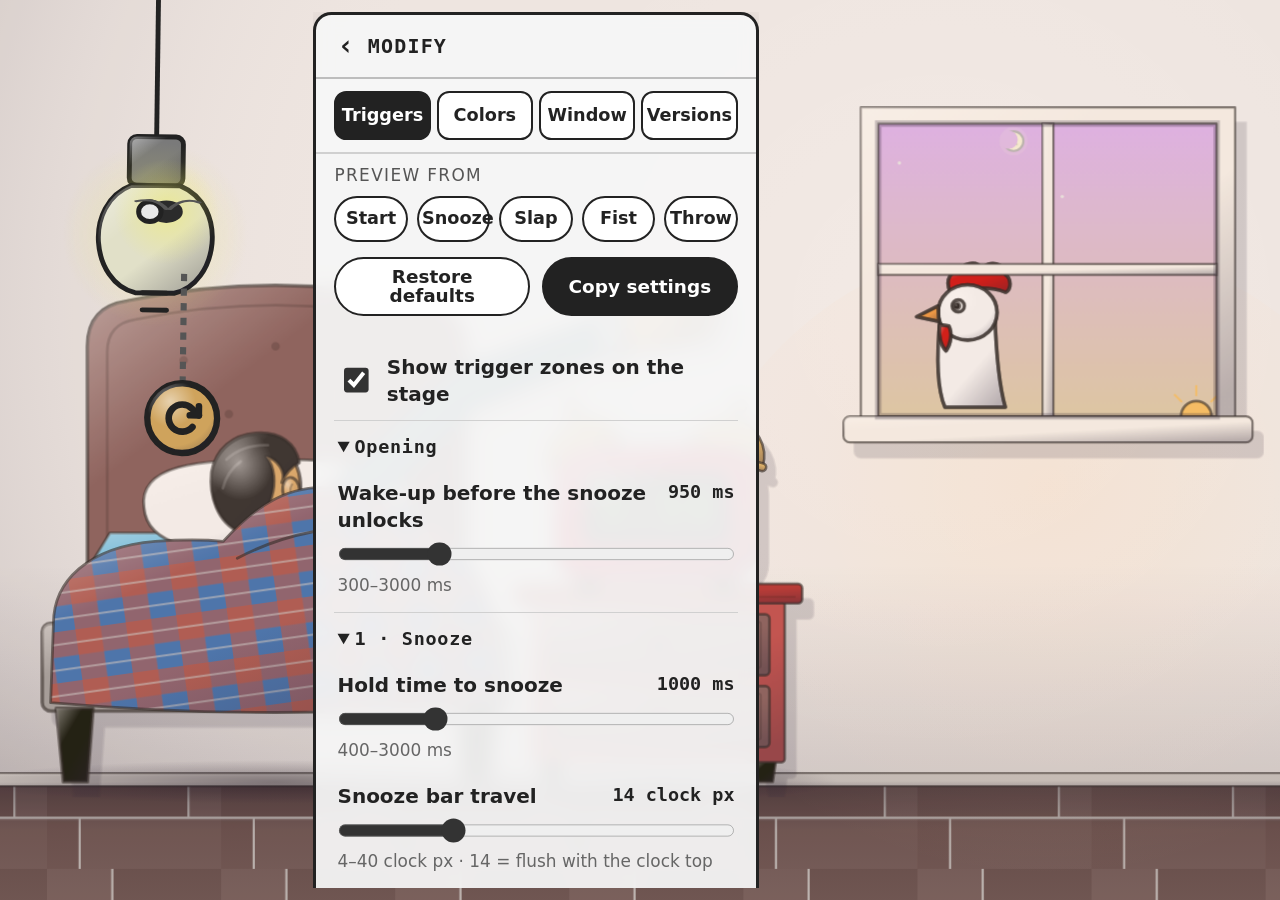
<file: index.html>
<!doctype html>
<html lang="en">
<head>
  <meta charset="utf-8">
  <meta name="viewport" content="width=device-width,initial-scale=1,viewport-fit=cover">
  <title>Five More Minutes</title>
  <meta name="description" content="A sequential interaction prototype: snooze it, slap it, punch it, throw it.">
  <script>
    // Stale-copy guard: browsers can keep an old copy of this page for a while after GitHub
    // Pages updates. Ask for the current version (never cached); if this copy is older,
    // reload under a fresh address so the new page and files load.
    (function () {
      var PAGE_V = '20261021h';
      try {
        fetch('version.json', { cache: 'no-store' }).then(function (r) { return r.ok ? r.json() : null; }).then(function (j) {
          if (!j || !j.v || j.v === PAGE_V) return;
          var u = new URL(location.href);
          if (u.searchParams.get('fresh') === j.v) return;           // already tried once
          u.searchParams.set('fresh', j.v);
          location.replace(u.toString());
        }).catch(function () {});
      } catch (e) { /* older browsers: nothing to do */ }
    })();
  </script>
  <link rel="icon" href="assets/img/favicon.svg" type="image/svg+xml">
  <link rel="stylesheet" href="css/style.css?v=20261021h">
</head>
<body>

<main id="room">
  <svg id="stage" viewBox="0 0 1600 900" preserveAspectRatio="xMidYMid meet" aria-labelledby="stageLabel" role="img">
    <title id="stageLabel">A bedroom at night. Someone is asleep next to an alarm clock.</title>
    <defs>
      <!-- grayscale gingham for the blanket -->
      <pattern id="gingham" width="36" height="36" patternUnits="userSpaceOnUse" patternTransform="rotate(-8)">
        <rect class="col-blanket" width="36" height="36" fill="#a9a9a9"/>
        <rect class="col-blanketCheck" width="18" height="36" fill="#8f8f8f" opacity=".55"/>
        <rect class="col-blanketCheck" width="36" height="18" fill="#8f8f8f" opacity=".55"/>
        <path d="M0 9h36M0 27h36" stroke="#c4c4c4" stroke-width="1.5" opacity=".6"/>
      </pattern>
      <pattern id="floorboards" width="160" height="140" patternUnits="userSpaceOnUse">
        <rect class="col-floor" width="160" height="140" fill="#d2d2d2"/>
        <rect x="0" y="0" width="60" height="46" fill="#fff" opacity=".05"/>
        <rect x="60" y="0" width="100" height="46" fill="#000" opacity=".05"/>
        <rect x="0" y="46" width="130" height="47" fill="#000" opacity=".03"/>
        <rect x="130" y="46" width="30" height="47" fill="#fff" opacity=".06"/>
        <rect x="30" y="93" width="130" height="47" fill="#fff" opacity=".04"/>
        <path d="M0 47.5h160M0 94.5h160" stroke="#fff" stroke-opacity=".12" stroke-width="2"/>
        <path d="M0 46h160M0 93h160M60 0v46M130 46v47M30 93v47" class="col-floorLine" stroke="#bcbcbc" stroke-width="3"/>
      </pattern>
      <!-- soft 3D look, kept cheap enough to animate: every shaded shape gets a gradient overlay
           (light from the upper left), and objects cast silhouette shadows (#shadows) -->
      <linearGradient id="shade" x1="0" y1="0" x2=".85" y2="1">
        <stop offset="0" stop-color="#fff" stop-opacity=".42"/>
        <stop offset=".36" stop-color="#fff" stop-opacity="0"/>
        <stop offset=".6" stop-color="#1d1a33" stop-opacity="0"/>
        <stop offset="1" stop-color="#1d1a33" stop-opacity=".3"/>
      </linearGradient>
      <radialGradient id="shadeRound" cx=".36" cy=".3" r=".85" fx=".32" fy=".26">
        <stop offset="0" stop-color="#fff" stop-opacity=".5"/>
        <stop offset=".42" stop-color="#fff" stop-opacity="0"/>
        <stop offset=".72" stop-color="#1d1a33" stop-opacity="0"/>
        <stop offset="1" stop-color="#1d1a33" stop-opacity=".32"/>
      </radialGradient>
      <!-- a shadow is a copy of the object turned into a flat, see-through dark shape -->
      <filter id="sil" x="0" y="0" width="100%" height="100%" color-interpolation-filters="sRGB">
        <feColorMatrix type="matrix" values="0 0 0 0 .11  0 0 0 0 .1  0 0 0 0 .2  0 0 0 .16 0"/>
      </filter>
      <radialGradient id="contactGrad">
        <stop offset="0" stop-color="#0d0b1e" stop-opacity=".42"/>
        <stop offset=".6" stop-color="#0d0b1e" stop-opacity=".16"/>
        <stop offset="1" stop-color="#0d0b1e" stop-opacity="0"/>
      </radialGradient>
      <!-- wall and floor shading -->
      <radialGradient id="wallShade" gradientUnits="userSpaceOnUse" cx="980" cy="330" r="1150">
        <stop offset="0" stop-color="#fff" stop-opacity=".32"/>
        <stop offset=".45" stop-color="#fff" stop-opacity="0"/>
        <stop offset="1" stop-color="#0d0b1e" stop-opacity=".26"/>
      </radialGradient>
      <linearGradient id="wallFoot" gradientUnits="userSpaceOnUse" x1="0" y1="560" x2="0" y2="752">
        <stop offset="0" stop-color="#0d0b1e" stop-opacity="0"/>
        <stop offset="1" stop-color="#0d0b1e" stop-opacity=".14"/>
      </linearGradient>
      <linearGradient id="floorShade" gradientUnits="userSpaceOnUse" x1="0" y1="764" x2="0" y2="1100">
        <stop offset="0" stop-color="#0d0b1e" stop-opacity=".38"/>
        <stop offset=".12" stop-color="#0d0b1e" stop-opacity=".08"/>
        <stop offset=".5" stop-color="#fff" stop-opacity=".08"/>
        <stop offset="1" stop-color="#0d0b1e" stop-opacity=".3"/>
      </linearGradient>
      <radialGradient id="beamGrad" cx=".5" cy=".38" r=".6">
        <stop offset="0" stop-color="#fff" stop-opacity=".55"/>
        <stop offset=".55" stop-color="#fff" stop-opacity=".18"/>
        <stop offset="1" stop-color="#fff" stop-opacity="0"/>
      </radialGradient>
      <!-- pale rim so the black cat reads against the night sky -->
      <filter id="catRim" x="-30%" y="-30%" width="160%" height="160%">
        <feMorphology in="SourceAlpha" operator="dilate" radius="1.8" result="fat"/>
        <feFlood class="col-catRim" flood-color="#d9d9d9"/>
        <feComposite in2="fat" operator="in" result="rim"/>
        <feGaussianBlur in="rim" stdDeviation="2.2" result="glow"/>
        <feMerge><feMergeNode in="glow"/><feMergeNode in="rim"/><feMergeNode in="SourceGraphic"/></feMerge>
      </filter>
      <!-- clock parts (from the Slap study's SVG files), inlined so their colors can be tuned -->
      <g id="clockBodyArt" transform="scale(2)" data-shade="">
        <path class="col-clockFeet" d="M24 80 H38 L36 91 Q35 92 34 92 H28 Q27 92 26 91 Z" fill="#d9d9d9" stroke="#222222" stroke-width="1.5" stroke-linejoin="round"/>
        <path class="col-clockFeet" d="M102 80 H116 L114 91 Q113 92 112 92 H106 Q105 92 104 91 Z" fill="#d9d9d9" stroke="#222222" stroke-width="1.5" stroke-linejoin="round"/>
        <rect class="col-clockBody" x="12" y="8" width="116" height="76" rx="18" fill="#7a7a7a" stroke="#222222" stroke-width="1.5" stroke-linejoin="round"/>
        <rect x="17" y="13" width="106" height="66" rx="14" fill="none" stroke="#000" stroke-opacity=".14" stroke-width="1"/>
        <rect class="col-screen" x="28" y="22" width="84" height="42" rx="5" fill="#2b2b2b" stroke="#222222" stroke-width="1.5" stroke-linejoin="round"/>
        <path d="M31 25 H70 L58 40 H31 Z" fill="#fff" opacity=".07"/>
        <circle cx="20" cy="46" r="1.6" fill="#000" opacity=".18"/><circle cx="120" cy="46" r="1.6" fill="#000" opacity=".18"/>
      </g>
      <g id="bellArt" transform="scale(2)" data-shade="">
        <line x1="28" y1="40" x2="28" y2="14" stroke="#222222" stroke-width="2" stroke-linecap="round"/>
        <circle class="col-bell" cx="28" cy="10" r="3.6" fill="#e2e2e2" stroke="#222222" stroke-width="1.5"/>
        <path class="col-bell" d="M6,40 A22,22 0 0 1 50,40 Z" fill="#e2e2e2" stroke="#222222" stroke-width="1.5" stroke-linejoin="round"/>
        <rect class="col-bell" x="4" y="38" width="48" height="4.5" rx="2.2" fill="#e2e2e2" stroke="#222222" stroke-width="1.5"/>
        <path d="M14 30 A15 15 0 0 1 26 21" fill="none" stroke="#fff" stroke-opacity=".35" stroke-width="2" stroke-linecap="round"/>
      </g>
      <g id="snoozeArt" transform="scale(2)" data-shade="">
        <rect class="col-snooze" x="6" y="5" width="44" height="13" rx="3" fill="#e2e2e2" stroke="#222222" stroke-width="1.5" stroke-linejoin="round"/>
        <line x1="12" y1="9.5" x2="44" y2="9.5" stroke="#ffffff" stroke-width="2" stroke-linecap="round"/>
      </g>
      <linearGradient id="skyGradDawn" x1="0" y1="0" x2="0" y2="1"><stop class="top" offset="0" stop-color="#888"/><stop class="bottom" offset="1" stop-color="#ccc"/></linearGradient>
      <linearGradient id="skyGradDay" x1="0" y1="0" x2="0" y2="1"><stop class="top" offset="0" stop-color="#888"/><stop class="bottom" offset="1" stop-color="#ccc"/></linearGradient>
      <linearGradient id="skyGradSunset" x1="0" y1="0" x2="0" y2="1"><stop class="top" offset="0" stop-color="#888"/><stop class="bottom" offset="1" stop-color="#ccc"/></linearGradient>
      <linearGradient id="skyGradNight" x1="0" y1="0" x2="0" y2="1"><stop class="top" offset="0" stop-color="#888"/><stop class="bottom" offset="1" stop-color="#ccc"/></linearGradient>
      <clipPath id="paneClip"><rect x="0" y="0" width="311" height="269"/></clipPath>
    </defs>

    <g id="shake">
    <g id="cam">
      <!-- room shell -->
      <rect class="col-wall" x="-3000" y="-3000" width="7600" height="3762" fill="#ececec"/>
      <rect x="-3000" y="760" width="7600" height="3000" fill="url(#floorboards)"/>
      <rect class="col-baseboard" data-shade="" x="-3000" y="752" width="7600" height="12" fill="#bdbdbd" stroke="#222" stroke-width="3"/>
      <g id="roomShade" class="look3d" pointer-events="none">
        <rect x="-3000" y="-3000" width="7600" height="3752" fill="url(#wallShade)"/>
        <rect x="-3000" y="560" width="7600" height="192" fill="url(#wallFoot)"/>
        <rect x="-3000" y="764" width="7600" height="3000" fill="url(#floorShade)"/>
        <!-- a soft glow of light from the window on the wall and floor below it (color set per time of day) -->
        <ellipse id="beam" cx="1080" cy="560" rx="330" ry="300" fill="url(#beamGrad)"/>
        <!-- contact shadows on the floor -->
        <ellipse id="bedContact" cx="415" cy="760" rx="215" ry="20" fill="url(#contactGrad)"/>
        <ellipse cx="722" cy="760" rx="165" ry="18" fill="url(#contactGrad)"/>
      </g>
      <!-- shadows cast on the wall: live copies of each object, offset down and to the right -->
      <g id="shadows" class="look3d" pointer-events="none">
        <g transform="translate(10 14)" filter="url(#sil)">
          <use href="#window"/><use href="#bed"/><use href="#nightstand"/><use href="#clock"/><use href="#arm"/><use href="#hand"/><use href="#fist"/><use href="#looseBell"/>
        </g>
      </g>

      <!-- window: four skies stacked, the cast lives inside the pane -->
      <g id="window" transform="translate(900 150)">
        <g transform="translate(24 5)" clip-path="url(#paneClip)">
          <!-- one layer per time of day: gradient, the study's artwork, then drawn extras (js/sky.js) -->
          <g id="skyDawn" data-tod="Dawn">
            <rect width="311" height="269" fill="url(#skyGradDawn)"/>
            <image class="art" href="assets/img/sky-dawn.png" width="311" height="269" preserveAspectRatio="xMidYMid slice"/>
            <g class="cel"></g>
          </g>
          <g id="skyMidday" data-tod="Day" opacity="0">
            <rect width="311" height="269" fill="url(#skyGradDay)"/>
            <image class="art" href="assets/img/sky-midday.png" width="311" height="269" preserveAspectRatio="xMidYMid slice"/>
            <g class="cel"></g>
          </g>
          <g id="skySunset" data-tod="Sunset" opacity="0">
            <rect width="311" height="269" fill="url(#skyGradSunset)"/>
            <image class="art" href="assets/img/sky-sunset.svg" width="311" height="269" preserveAspectRatio="xMidYMid slice"/>
            <g class="cel"></g>
          </g>
          <g id="skyNight" data-tod="Night" opacity="0">
            <rect width="311" height="269" fill="url(#skyGradNight)"/>
            <image class="art" href="assets/img/sky-night.svg" width="311" height="269" preserveAspectRatio="xMidYMid slice"/>
            <g class="cel"></g>
          </g>
          <g id="rooster" data-shade="">
            <!-- traced from the Sticky Snooze Bar rooster (assets/img/rooster.png) so each part can be recolored -->
            <g transform="translate(-55 -151) scale(0.33036)" stroke="#222" stroke-width="10" stroke-linejoin="round" stroke-linecap="round">
              <path class="col-roosterComb" d="M134 112 C116 74 140 48 160 58 C164 30 206 22 222 46 C240 22 288 30 288 64 C304 74 304 104 288 112 C250 96 176 96 134 112 Z" fill="#5e5e5e"/>
              <path class="col-roosterBody" d="M106 180 C98 260 92 370 119 432 L287 432 C270 372 262 300 258 180 Z" fill="#f2f2f2"/>
              <ellipse class="col-roosterBody" cx="182" cy="168" rx="82" ry="77" fill="#f2f2f2"/>
              <path class="col-roosterWattle" d="M104 202 C100 232 108 262 122 275 C136 256 140 226 130 206 Z" fill="#5e5e5e"/>
              <path class="col-roosterBeak" d="M100 150 L40 180 L102 193 Z" fill="#b4b4b4"/>
              <circle class="col-roosterEye" cx="156" cy="150" r="17" stroke-width="7" fill="#ffffff"/>
              <circle class="col-roosterPupil" cx="152" cy="150" r="8" fill="#222222" stroke="none"/>
            </g>
          </g>
          <g id="neighbor" data-shade="">
            <!-- traced from the Slap the Alarm Quiet neighbor (assets/img/neighbor.png) so each part can be recolored -->
            <g transform="translate(-79 -150) scale(0.31653)" stroke="#222" stroke-width="10" stroke-linejoin="round" stroke-linecap="round">
              <rect class="col-nbSkin" x="18" y="70" width="86" height="166" rx="43" transform="rotate(-11 61 153)" fill="#d0d0d0"/>
              <rect class="col-nbSkin" x="392" y="70" width="86" height="166" rx="43" transform="rotate(11 435 153)" fill="#d0d0d0"/>
              <path class="col-nbShirt" d="M92 465 L92 350 C92 300 140 266 200 266 L296 266 C356 266 404 300 404 350 L404 465 Z" fill="#8e8e8e"/>
              <circle class="col-nbSkin" cx="248" cy="151" r="115" fill="#d0d0d0"/>
              <path class="col-nbHair" d="M134 128 C130 40 190 9 249 9 C308 9 368 40 362 128 C330 50 168 50 134 128 Z" fill="#3c3c3c"/>
              <ellipse class="col-nbEyes" cx="208" cy="162" rx="17" ry="13" stroke-width="7" fill="#ffffff"/>
              <ellipse class="col-nbEyes" cx="288" cy="162" rx="17" ry="13" stroke-width="7" fill="#ffffff"/>
              <circle class="col-nbPupils" cx="206" cy="163" r="7" fill="#222222" stroke="none"/>
              <circle class="col-nbPupils" cx="286" cy="163" r="7" fill="#222222" stroke="none"/>
              <ellipse class="col-nbMouth" cx="248" cy="226" rx="13" ry="9" fill="#4a4a4a" stroke="none"/>
              <path d="M184 136 q22 -12 44 -4 M268 132 q22 -8 44 4" fill="none" stroke-width="8"/>
              <path d="M250 172 q-10 22 4 26" fill="none" stroke-width="6" stroke-opacity=".6"/>
            </g>
          </g>
          <g id="cat" filter="url(#catRim)"></g>
          <g id="windowFx"></g>
        </g>
        <!-- painted wooden frame (drawn as vectors so it can be shaded and recolored) -->
        <g id="winFrame" data-shade="">
          <path class="col-windowFrame" fill-rule="evenodd" d="M8 -10 H352 V284 H8 Z M24 5 V274 H335 V5 Z" fill="#f3f0ea" stroke="#222" stroke-width="3" stroke-linejoin="round"/>
          <rect class="col-windowFrame" x="175" y="5" width="10" height="269" fill="#f3f0ea" stroke="#222" stroke-width="3"/>
          <rect class="col-windowFrame" x="24" y="134" width="311" height="10" fill="#f3f0ea" stroke="#222" stroke-width="3"/>
          <rect class="col-windowFrame" x="-8" y="274" width="376" height="24" rx="6" fill="#f3f0ea" stroke="#222" stroke-width="3"/>
        </g>
        <rect x="24" y="5" width="311" height="269" fill="none" stroke="#1d1a33" stroke-opacity=".25" stroke-width="6"/>
      </g>

      <!-- the wall the clock gets thrown into (from Throw the Clock) -->
      <g id="wall">
        <rect class="col-sideWall" x="1460" y="-3000" width="3000" height="6760" fill="#bcbcbc"/>
        <line x1="1466" y1="-3000" x2="1466" y2="3760" stroke="#222" stroke-width="3"/>
        <g id="wallCracks"></g>
      </g>

      <!-- bed, seen end-on: headboard at the back, the sleeper's head on the pillow facing us,
           the mattress running toward the viewer (the blanket is drawn later, in front of the arm) -->
      <g id="bed">
        <path class="col-headboard" data-shade="" d="M282 644 L282 452 Q282 424 310 420 Q415 398 520 420 Q548 424 548 452 L548 644 Z" fill="#8c8c8c" stroke="#222" stroke-width="2.5" stroke-linejoin="round"/>
        <path d="M296 640 L296 456 Q296 436 316 433 Q415 413 514 433 Q534 436 534 456 L534 640" fill="none" stroke="#000" stroke-opacity=".16" stroke-width="2"/>
        <g fill="#000" opacity=".16"><circle cx="350" cy="462" r="3"/><circle cx="415" cy="452" r="3"/><circle cx="480" cy="462" r="3"/><circle cx="382" cy="500" r="3"/><circle cx="448" cy="500" r="3"/></g>
        <path class="col-sheet" data-shade="" d="M298 584 L532 584 L574 652 L256 652 Z" fill="#e2e2e2" stroke="#222" stroke-width="3" stroke-linejoin="round"/>
        <rect class="col-bedBase" data-shade="" x="250" y="648" width="330" height="62" rx="6" fill="#9c9c9c" stroke="#222" stroke-width="2.5"/>
        <rect x="262" y="658" width="306" height="42" rx="3" fill="none" stroke="#000" stroke-opacity=".16" stroke-width="2"/>
        <path class="col-legs" data-shade="" d="M260 708 L286 708 L282 760 L265 760 Z" fill="#7a7a7a" stroke="#222" stroke-width="2.5" stroke-linejoin="round"/>
        <path class="col-legs" data-shade="" d="M544 708 L570 708 L565 760 L548 760 Z" fill="#7a7a7a" stroke="#222" stroke-width="2.5" stroke-linejoin="round"/>
        <path class="col-pillow" data-shade="" d="M322 566 C318 536 360 532 415 532 C470 532 512 536 508 566 C506 594 470 598 415 598 C360 598 324 594 322 566 Z" fill="#f2f2f2" stroke="#222" stroke-width="3"/>
        <!-- the sleeper's head, facing us; after rolling over only the back of the head shows -->
        <!-- the sleeper lies on their side facing the clock, so we see the back and side of the head:
             hair, an ear and the edge of the cheek, no face -->
        <g id="hair" data-shade="">
          <ellipse class="col-skin" cx="400" cy="552" rx="31" ry="34" fill="#d0d0d0" stroke="#222" stroke-width="2.5"/>
          <g id="sleepFace">
            <ellipse class="col-skin" cx="424" cy="557" rx="6" ry="9" fill="#d0d0d0" stroke="#222" stroke-width="2.2"/>
            <path d="M425 553 q-3 4 0 8" fill="none" stroke="#000" stroke-opacity=".25" stroke-width="1.6" stroke-linecap="round"/>
          </g>
          <!-- hair covers the back and top of the head, leaving the cheek and ear on the clock side -->
          <path class="col-hair" d="M386 584 C370 576 366 556 369 540 C373 524 386 515 402 515 C419 515 430 524 431 538 C426 540 420 545 418 551 C422 544 416 534 408 532 C414 540 413 552 410 560 C406 572 398 582 386 584 Z" fill="#2b2b2b" stroke="#222" stroke-width="2.5" stroke-linejoin="round"/>
          <ellipse id="backHair" class="col-hair" cx="400" cy="552" rx="32" ry="35" fill="#2b2b2b" stroke="#222" stroke-width="2.5" opacity="0"/>
          <path d="M380 532 q12 -10 30 -8 M376 552 q4 -12 14 -18" fill="none" stroke="#fff" stroke-opacity=".16" stroke-width="2" stroke-linecap="round"/>
        </g>
      </g>

      <!-- nightstand -->
      <g id="nightstand" data-shade="">
        <path class="col-legs" d="M614 740 L634 740 L630 760 L617 760 Z" fill="#7a7a7a" stroke="#222" stroke-width="2.5" stroke-linejoin="round"/>
        <path class="col-legs" d="M810 740 L830 740 L827 760 L814 760 Z" fill="#7a7a7a" stroke="#222" stroke-width="2.5" stroke-linejoin="round"/>
        <rect class="col-standBody" x="606" y="594" width="232" height="148" rx="3" fill="#8a8a8a" stroke="#222" stroke-width="2.5"/>
        <rect class="col-drawer" x="620" y="606" width="204" height="56" rx="4" fill="#9c9c9c" stroke="#222" stroke-width="2.5"/>
        <rect x="628" y="613" width="188" height="42" rx="2" fill="none" stroke="#000" stroke-opacity=".16" stroke-width="2"/>
        <rect class="col-drawer" x="620" y="672" width="204" height="56" rx="4" fill="#9c9c9c" stroke="#222" stroke-width="2.5"/>
        <rect x="628" y="679" width="188" height="42" rx="2" fill="none" stroke="#000" stroke-opacity=".16" stroke-width="2"/>
        <circle class="col-knob" cx="722" cy="634" r="5" fill="#d9d9d9" stroke="#222" stroke-width="2.5"/>
        <circle class="col-knob" cx="722" cy="700" r="5" fill="#d9d9d9" stroke="#222" stroke-width="2.5"/>
        <rect class="col-standTop" x="590" y="578" width="264" height="18" rx="4" fill="#9a9a9a" stroke="#222" stroke-width="2.5"/>
        <path d="M596 590 H848" fill="none" stroke="#000" stroke-opacity=".14" stroke-width="2"/>
      </g>

      <!-- alarm clock: local origin is the bottom centre, parts in the Slap study's 320x300 layout -->
      <g id="clock">
        <g id="clockRing">
          <g id="lines"><image href="assets/img/ring-lines.png" x="-180" y="-59.5" width="360" height="85"/></g>
        </g>
        <g id="bellL"><use href="#bellArt" x="-56" y="-80"/></g>
        <g id="bellR"><use href="#bellArt" x="-56" y="-80"/></g>
        <g id="bar"><use href="#snoozeArt" x="-56" y="-208"/></g>
        <use href="#clockBodyArt" x="-140" y="-200"/>
        <text id="display" x="0" y="-114" text-anchor="middle" dominant-baseline="central">5:59</text>
        <g id="clockCracks"></g>
      </g>
      <g id="looseBell" opacity="0"><use href="#bellArt" x="-56" y="-80"/></g>

      <!-- the sleeper's arm and hand (hand + fist drawings from Throw the Clock) -->
      <g id="arm">
        <!-- pajama sleeve: a rigid upper arm and forearm hinged at the elbow (js/scene.js). The outline is drawn
             as a wide stroke under the fill so the two segments join without a seam. -->
        <path id="armLine" fill="none" stroke="#222" stroke-width="5" stroke-linejoin="round"/>
        <path id="armShape" class="col-sleeve" fill="#8c8c8c"/>
        <path id="armHi" fill="none" stroke="#fff" stroke-opacity=".2" stroke-linecap="round" class="look3d"/>
        <path id="armCrease" fill="none" stroke="#6f6f6f" stroke-width="2.5" stroke-linecap="round"/>
      </g>
      <g id="hand" data-shade="">
        <!-- back of the right hand (palm toward the wall), reaching to the right: thumb along the top,
             fingernails and knuckles showing -->
        <g transform="translate(32 40)">
          <!-- thumb: on the far side of the hand, lying forward along the index finger; only its top edge and tip show -->
          <path class="col-skin" d="M2 -12 C10 -22 24 -27 40 -29.5 C47 -30.5 51 -26 47 -22.5 C38 -20 26 -17 16 -10 Z" fill="#d0d0d0" stroke="#222" stroke-width="2.5" stroke-linejoin="round"/>
          <rect x="39.5" y="-30" width="7" height="4.4" rx="2.1" transform="rotate(-9 43 -28)" fill="#fff" fill-opacity=".45" stroke="#222" stroke-opacity=".35" stroke-width="1.2"/>
          <g id="fingers">
            <g transform="rotate(-5 36 -15.5)"><path class="col-skin" d="M36 -21.0 L76.0 -20.1 C83.0 -20.1 83.0 -10.9 76.0 -10.9 L36 -10.0 Z" fill="#d0d0d0" stroke="#222" stroke-width="2.5" stroke-linejoin="round"/><rect x="71.5" y="-18.4" width="8.6" height="5.7" rx="2.5" fill="#fff" fill-opacity=".45" stroke="#222" stroke-opacity=".35" stroke-width="1.2"/><path d="M56.7 -17.6 q2 2.1 0 4.2" fill="none" stroke="#222" stroke-opacity=".22" stroke-width="1.3" stroke-linecap="round"/></g>
            <g transform="rotate(-1.5 37 -4.5)"><path class="col-skin" d="M37 -10.2 L80.7 -9.3 C88.0 -9.3 88.0 0.3 80.7 0.3 L37 1.2 Z" fill="#d0d0d0" stroke="#222" stroke-width="2.5" stroke-linejoin="round"/><rect x="76.1" y="-7.5" width="9.0" height="6.0" rx="2.7" fill="#fff" fill-opacity=".45" stroke="#222" stroke-opacity=".35" stroke-width="1.2"/><path d="M59.5 -6.7 q2 2.2 0 4.3" fill="none" stroke="#222" stroke-opacity=".22" stroke-width="1.3" stroke-linecap="round"/></g>
            <g transform="rotate(2.5 36 6.5)"><path class="col-skin" d="M36 1.0 L77.0 1.9 C84.0 1.9 84.0 11.1 77.0 11.1 L36 12.0 Z" fill="#d0d0d0" stroke="#222" stroke-width="2.5" stroke-linejoin="round"/><rect x="72.5" y="3.6" width="8.6" height="5.7" rx="2.5" fill="#fff" fill-opacity=".45" stroke="#222" stroke-opacity=".35" stroke-width="1.2"/><path d="M57.2 4.4 q2 2.1 0 4.2" fill="none" stroke="#222" stroke-opacity=".22" stroke-width="1.3" stroke-linecap="round"/></g>
            <g transform="rotate(7 34 16)"><path class="col-skin" d="M34 11.0 L66.5 11.8 C73.0 11.8 73.0 20.2 66.5 20.2 L34 21.0 Z" fill="#d0d0d0" stroke="#222" stroke-width="2.5" stroke-linejoin="round"/><rect x="62.5" y="13.4" width="7.8" height="5.2" rx="2.3" fill="#fff" fill-opacity=".45" stroke="#222" stroke-opacity=".35" stroke-width="1.2"/><path d="M51.1 14.1 q2 1.9 0 3.8" fill="none" stroke="#222" stroke-opacity=".22" stroke-width="1.3" stroke-linecap="round"/></g>
          </g>
          <path class="col-skin" d="M-6 -18 C8 -22 28 -24 42 -21 C49 -19 51 -13 50 -5 L50 11 C50 18 46 22 39 23 C26 24 8 21 -6 18 Z" fill="#d0d0d0" stroke="#222" stroke-width="2.5" stroke-linejoin="round"/>
          <path d="M42 -15 q3 2 2 5 M45 -4 q3 2 2 5 M44 7 q3 2 2 5" fill="none" stroke="#222" stroke-opacity=".3" stroke-width="1.5" stroke-linecap="round"/>
          <path d="M14 -6 L38 -12 M14 2 L40 -2 M14 10 L38 8" fill="none" stroke="#222" stroke-opacity=".09" stroke-width="1.4" stroke-linecap="round"/>
          <path class="col-cuff" d="M-27 -24 Q-16 -27 -5 -24 Q-2 0 -5 24 Q-16 27 -27 24 Q-30 0 -27 -24 Z" fill="#6f6f6f" stroke="#222" stroke-width="2.5" stroke-linejoin="round"/>
          <path d="M-22 -18 q-2 18 0 36" fill="none" stroke="#fff" stroke-opacity=".18" stroke-width="2" stroke-linecap="round"/>
        </g>
      </g>
      <g id="fist" data-shade="" opacity="0">
        <!-- the same hand curled into a fist, seen from the back: knuckles to the right, the curled
             fingers' backs below them, the thumb on the far side with its top edge showing -->
        <g transform="translate(30 32)">
          <path class="col-skin" d="M0 -18 C10 -28 26 -32 40 -31 C47 -30.5 49 -25 44 -23 C34 -22 22 -20 12 -14 Z" fill="#d0d0d0" stroke="#222" stroke-width="2.5" stroke-linejoin="round"/>
          <rect x="38" y="-31.5" width="6.5" height="4.2" rx="2" transform="rotate(-3 41 -29)" fill="#fff" fill-opacity=".45" stroke="#222" stroke-opacity=".35" stroke-width="1.2"/>
          <path class="col-skin" d="M-6 -23 C10 -28 34 -28 46 -23 C58 -17 61 15 50 22 C38 28 10 27 -6 23 Z" fill="#d0d0d0" stroke="#222" stroke-width="2.5" stroke-linejoin="round"/>
          <path class="col-skin" d="M34 -22 C46 -24 56 -18 57 -10 C58 -4 52 -1 44 -2 Z" fill="#d0d0d0" stroke="#222" stroke-width="2.5" stroke-linejoin="round"/>
          <path class="col-skin" d="M38 -4 C50 -6 59 -1 59 6 C59 12 51 14 43 12 Z" fill="#d0d0d0" stroke="#222" stroke-width="2.5" stroke-linejoin="round"/>
          <path class="col-skin" d="M37 11 C49 10 57 14 56 20 C55 25 47 26 40 23 Z" fill="#d0d0d0" stroke="#222" stroke-width="2.5" stroke-linejoin="round"/>
          <path d="M45 -21 q3 3 2 7 M48 -3 q3 3 2 7 M47 12 q3 3 2 6" fill="none" stroke="#222" stroke-opacity=".3" stroke-width="1.5" stroke-linecap="round"/>
          <path d="M12 -8 L36 -12 M12 2 L38 0 M12 12 L36 12" fill="none" stroke="#222" stroke-opacity=".09" stroke-width="1.4" stroke-linecap="round"/>
          <path class="col-cuff" d="M-25 -25 Q-14 -28 -3 -25 Q0 0 -3 25 Q-14 28 -25 25 Q-28 0 -25 -25 Z" fill="#6f6f6f" stroke="#222" stroke-width="2.5" stroke-linejoin="round"/>
          <path d="M-20 -19 q-2 19 0 38" fill="none" stroke="#fff" stroke-opacity=".18" stroke-width="2" stroke-linecap="round"/>
        </g>
      </g>

      <!-- blanket sits in front of the arm so the arm comes out from under the covers -->
      <g id="blanketG">
        <path id="blanket" fill="url(#gingham)" stroke="#222" stroke-width="3" stroke-linejoin="round"/>
        <path id="blanketShade" class="look3d" fill="url(#shade)" pointer-events="none"/>
        <path id="blanketFold" fill="none" stroke="#222" stroke-width="3" stroke-linecap="round"/>
      </g>

      <path id="prickles" fill="none" stroke="#222" stroke-width="2.5" stroke-linecap="round"/>
      <g id="fx"></g>
      <!-- room light: a see-through tint over the whole room, warm at dawn and sunset, cool blue at night -->
      <rect id="roomLight" class="look3d" x="-3000" y="-3000" width="7600" height="6760" fill="#fff" opacity="0" pointer-events="none"/>
    </g>
    </g>
  </svg>

  <!-- invisible target so the sequence can be played from a keyboard -->
  <button id="kbd" class="sr" aria-describedby="hint">Alarm clock</button>
  <p id="hint" class="sr" aria-live="polite"></p>
</main>

<div id="dark" aria-hidden="true"></div>

<!-- reset: a pull-chain bulb with a firefly circling it -->
<button id="bulb" type="button" aria-label="Reset: pull the light chain">
  <svg viewBox="0 0 120 230" aria-hidden="true">
    <defs>
      <radialGradient id="glow"><stop class="col-bulbGlow" offset="0" stop-color="#fff" stop-opacity=".95"/><stop class="col-bulbGlow" offset=".4" stop-color="#f4f4f4" stop-opacity=".55"/><stop class="col-bulbGlow" offset="1" stop-color="#fff" stop-opacity="0"/></radialGradient>
        </defs>
    <g id="bulbSwing">
      <line x1="60" y1="0" x2="60" y2="58" stroke="#222" stroke-width="3"/>
      <rect class="col-socket" data-shade="" x="49" y="56" width="22" height="20" rx="3" fill="#7a7a7a" stroke="#222" stroke-width="3"/>
      <circle id="bulbHalo" cx="60" cy="96" r="38" fill="url(#glow)" opacity=".35"/>
      <path id="bulbGlass" data-shade="" d="M50 76 C30 84 34 116 52 120 L68 120 C86 116 90 84 70 76 Z" fill="#f4f4f4" stroke="#222" stroke-width="3" stroke-linejoin="round"/>
      <path d="M55 120 h10 M55 127 h10" stroke="#222" stroke-width="3" stroke-linecap="round"/>
      <g id="chain">
        <path id="chainLine" class="col-chain" d="M72 112 L72 176" stroke="#555" stroke-width="2.5" stroke-dasharray="3 3"/>
        <g id="chainBead">
          <circle class="col-resetTag" data-shade="" cx="72" cy="187" r="11" fill="#fff" stroke="#222" stroke-width="2"/>
          <!-- reset arrow: the common "rotate" icon (open circle + chevron), centred inside the tag's rim -->
          <g id="resetArrow" transform="translate(66.3 181.3) scale(0.475)" fill="none" stroke="#222" stroke-width="4.4" stroke-linecap="round" stroke-linejoin="round">
            <path d="M18.9 17.8 A9 9 0 1 1 18.4 5.6 L23 10"/>
            <path d="M23 4 L23 10 L17 10"/>
          </g>
        </g>
      </g>
    </g>
    <g id="firefly">
      <circle id="flyGlow" r="16" fill="url(#glow)" opacity=".5"/>
      <ellipse class="col-firefly" rx="5" ry="3.4" fill="#2b2b2b"/>
      <ellipse id="flyTail" cx="-5" rx="3.4" ry="3" fill="#f2f2f2" stroke="#222" stroke-width="1.5"/>
      <path id="flyWings" d="M0 -2 q-3 -9 -9 -6 M1 -2 q4 -9 9 -5" fill="none" class="col-wings" stroke="#555" stroke-width="1.5" stroke-linecap="round"/>
    </g>
  </svg>
</button>

<script src="js/config.js?v=20261021h"></script>
<script src="js/audio.js?v=20261021h"></script>
<script src="js/scene.js?v=20261021h"></script>
<script src="js/look.js?v=20261021h"></script>
<script src="js/rounds.js?v=20261021h"></script>
<script src="js/main.js?v=20261021h"></script>
<script src="js/sky.js?v=20261021h"></script>
<script src="js/versions.js?v=20261021h"></script>
<script src="js/panel.js?v=20261021h"></script>
</body>
</html>
</file>
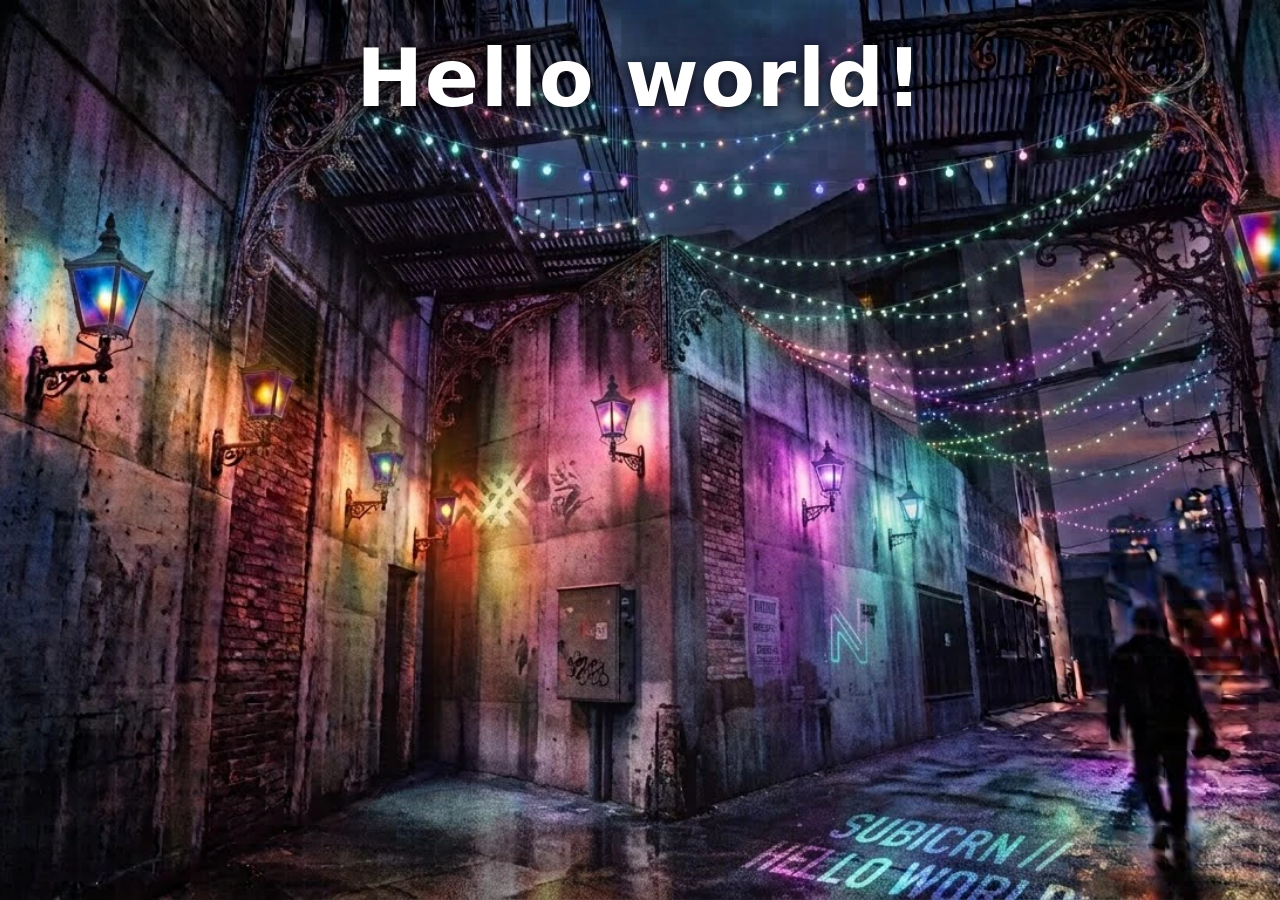
<file: hello-world/index.html>
<!DOCTYPE html>
<html lang="en">
<head>
  <meta charset="UTF-8">
  <meta name="viewport" content="width=device-width, initial-scale=1.0">
  <title>Hello World</title>
  <style>
    html, body {
      margin: 0;
      height: 100%;
    }

    body {
      background: #0b0b14 url("background.webp") center / cover no-repeat fixed;
      color: #fff;
      font-family: system-ui, -apple-system, "Segoe UI", Roboto, sans-serif;
    }

    h1 {
      margin: 0;
      padding: 2rem 1rem;
      text-align: center;
      font-size: clamp(2.5rem, 8vw, 5rem);
      letter-spacing: 0.02em;
      text-shadow: 0 2px 12px rgba(0, 0, 0, 0.8);
    }
  </style>
</head>
<body>
  <h1>Hello world!</h1>
</body>
</html>
</file>
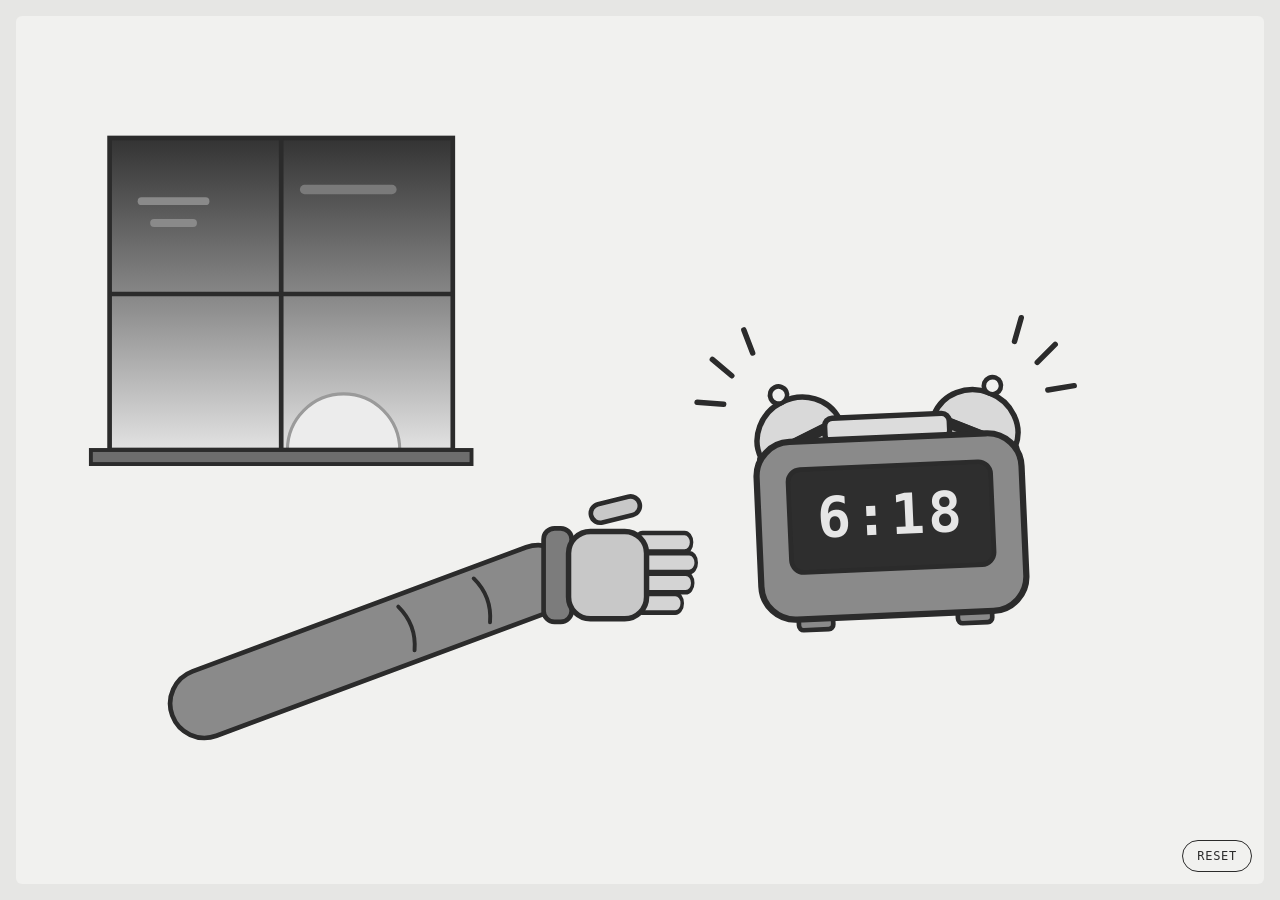
<file: shake-your-fist/index.html>
<!doctype html><html><head><meta charset=utf8><meta name=viewport content="width=device-width,initial-scale=1,viewport-fit=cover"><style>:root{color-scheme:light;box-sizing:border-box;padding-top:env(safe-area-inset-top,0px);padding-bottom:env(safe-area-inset-bottom,0px)}html{scroll-padding-top:env(safe-area-inset-top,0px)}body{margin:0;padding:0;font:14px -apple-system,BlinkMacSystemFont,sans-serif;background:#fff;color:#000}img{max-width:100%}[hidden]:not([hidden=until-found i]){display:none!important}</style></head><body>
<title>Shake Your Fist</title>
<style>
/* Layout: one grayscale stage filling the frame, two quiet controls pinned bottom-right. Single light look by choice, to match the grayscale SVG set. */
:root{
  --ground:#e6e6e4; --stage:#f1f1ef; --ink:#2b2b2b; --mid:#8f8f8d; --soft:#d2d2d0;
  --mono:ui-monospace,Menlo,Consolas,monospace;
  color-scheme:light;
}
html,body{height:100%}
body{background:var(--ground);color:var(--ink);font-family:var(--mono)}
.wrap{box-sizing:border-box;height:100%;padding:16px;display:flex}
.stage{position:relative;flex:1;min-width:0;background:var(--stage);border-radius:6px;overflow:hidden}
svg{display:block;width:100%;height:100%;touch-action:none;cursor:none;user-select:none;-webkit-user-select:none}
.tools{position:absolute;right:12px;bottom:12px;display:flex;gap:8px}
button{font:500 12px/1 var(--mono);letter-spacing:.06em;text-transform:uppercase;color:var(--ink);background:var(--stage);border:1.5px solid var(--ink);border-radius:999px;padding:9px 14px;cursor:pointer}
button:hover{background:var(--soft)}
button:focus-visible{outline:2px solid var(--ink);outline-offset:2px}
#night{opacity:0;transition:opacity 2.6s ease}
#sun{transition:transform 2.6s ease-in}
.isNight #night{opacity:1}
.isNight #sun{transform:translateY(90px)}
#cat{opacity:0;transform:translateY(90px)}
#cat.in{animation:hop .9s cubic-bezier(.3,.7,.4,1) forwards}
@keyframes hop{0%{opacity:1;transform:translateY(90px)}55%{opacity:1;transform:translateY(-22px)}78%{opacity:1;transform:translateY(4px)}100%{opacity:1;transform:translateY(0)}}
#fx text{font-family:var(--mono);font-weight:700}
</style>

<div class="wrap">
  <div class="stage">
    <svg id="svg" viewBox="0 0 800 500" preserveAspectRatio="xMidYMid meet" aria-label="Alarm clock ringing at 6:18 with a clenched fist">
      <defs>
        <linearGradient id="gSun" x1="0" y1="0" x2="0" y2="1">
          <stop offset="0" stop-color="#333"/><stop offset=".55" stop-color="#8f8f8f"/><stop offset="1" stop-color="#e2e2e2"/>
        </linearGradient>
        <linearGradient id="gNight" x1="0" y1="0" x2="0" y2="1">
          <stop offset="0" stop-color="#1c1c1c"/><stop offset="1" stop-color="#2e2e2e"/>
        </linearGradient>
        <clipPath id="pane"><rect x="0" y="0" width="220" height="200"/></clipPath>
        <g id="bell">
          <path d="M-28 0 A28 26 0 0 1 28 0 Z" fill="#d9d9d9" stroke="#2b2b2b" stroke-width="3.5"/>
          <rect x="-31" y="-2" width="62" height="7" rx="3" fill="#2b2b2b"/>
          <circle cy="-31" r="5.5" fill="#f1f1ef" stroke="#2b2b2b" stroke-width="3"/>
        </g>
      </defs>

      <g id="world">
        <!-- window frame + skies -->
        <g transform="translate(60 50)">
          <g clip-path="url(#pane)">
            <rect width="220" height="200" fill="url(#gSun)"/>
            <rect x="18" y="38" width="46" height="5" rx="2.5" fill="#8a8a8a"/>
            <rect x="26" y="52" width="30" height="5" rx="2.5" fill="#8a8a8a"/>
            <rect x="122" y="30" width="62" height="6" rx="3" fill="#7a7a7a"/>
            <circle id="sun" cx="150" cy="200" r="36" fill="#ececec" stroke="#9a9a9a" stroke-width="2"/>
            <g id="night">
              <rect width="220" height="200" fill="url(#gNight)"/>
              <g id="stars" fill="#e6e6e6"></g>
              <circle cx="150" cy="78" r="36" fill="#3a3a3a"/>
              <circle cx="150" cy="78" r="25" fill="#e4e4e4" stroke="#b5b5b5" stroke-width="2"/>
              <circle cx="142" cy="72" r="4" fill="#cdcdcd"/>
              <circle cx="157" cy="86" r="3" fill="#cdcdcd"/>
              <circle cx="156" cy="69" r="2" fill="#cdcdcd"/>
            </g>
          </g>
          <rect width="220" height="200" fill="none" stroke="#2b2b2b" stroke-width="3"/>
          <line x1="110" y1="0" x2="110" y2="200" stroke="#2b2b2b" stroke-width="3"/>
          <line x1="0" y1="100" x2="220" y2="100" stroke="#2b2b2b" stroke-width="3"/>
          <g transform="translate(168 200)">
            <g id="cat">
              <path d="M14 -10 C34 -8 32 -30 38 -42 C41 -49 47 -50 50 -45" fill="none" stroke="#111" stroke-width="5" stroke-linecap="round"/>
              <ellipse cx="0" cy="-24" rx="18" ry="25" fill="#111"/>
              <circle cx="0" cy="-58" r="15" fill="#111"/>
              <path d="M-14 -63 L-12 -84 L-3 -71 Z M14 -63 L12 -84 L3 -71 Z" fill="#111"/>
              <circle cx="-6" cy="-59" r="4.5" fill="#f2f2f2"/><circle cx="6" cy="-59" r="4.5" fill="#f2f2f2"/>
              <circle cx="-6" cy="-59" r="2" fill="#111"/><circle cx="6" cy="-59" r="2" fill="#111"/>
            </g>
          </g>
          <rect x="-12" y="200" width="244" height="9" fill="#6d6d6d" stroke="#2b2b2b" stroke-width="2.5"/>
        </g>

        <!-- alarm clock -->
        <g id="clock" transform="translate(560 300)">
          <g id="clockShake">
            <g id="rings" stroke="#2b2b2b" stroke-width="3.5" stroke-linecap="round">
              <line x1="-98" y1="-102" x2="-110" y2="-113"/>
              <line x1="-84" y1="-116" x2="-89" y2="-131"/>
              <line x1="-104" y1="-84" x2="-121" y2="-86"/>
              <line x1="98" y1="-102" x2="110" y2="-113"/>
              <line x1="84" y1="-116" x2="89" y2="-131"/>
              <line x1="104" y1="-84" x2="121" y2="-86"/>
            </g>
            <use href="#bell" transform="translate(-56 -60) rotate(-24)"/>
            <use href="#bell" transform="translate(56 -60) rotate(24)"/>
            <rect x="-40" y="-72" width="80" height="16" rx="5" fill="#dcdcdc" stroke="#2b2b2b" stroke-width="3.5"/>
            <rect x="-62" y="50" width="22" height="13" rx="3" fill="#8a8a8a" stroke="#2b2b2b" stroke-width="3"/>
            <rect x="40" y="50" width="22" height="13" rx="3" fill="#8a8a8a" stroke="#2b2b2b" stroke-width="3"/>
            <rect x="-85" y="-58" width="170" height="114" rx="22" fill="#8a8a8a" stroke="#2b2b2b" stroke-width="4"/>
            <rect x="-65" y="-40" width="130" height="66" rx="8" fill="#2e2e2e" stroke="#2b2b2b" stroke-width="3"/>
            <text x="0" y="-6" text-anchor="middle" dominant-baseline="middle" font-family="ui-monospace, Menlo, monospace" font-weight="700" font-size="36" fill="#e6e6e6" letter-spacing="2">6:18</text>
          </g>
        </g>

        <!-- arm -->
        <g id="arm">
          <rect id="armR" x="0" y="-22" width="200" height="44" rx="22" fill="#8a8a8a" stroke="#2b2b2b" stroke-width="3"/>
          <path id="armC" fill="none" stroke="#2b2b2b" stroke-width="2.5" stroke-linecap="round"/>
        </g>

        <!-- open hand -->
        <g id="hand">
          <g id="fingers">
            <rect x="-4" y="-27" width="48" height="12" rx="6" fill="#d4d4d4" stroke="#2b2b2b" stroke-width="3"/>
            <rect x="-4" y="-14" width="52" height="12" rx="6" fill="#d4d4d4" stroke="#2b2b2b" stroke-width="3"/>
            <rect x="-4" y="-1" width="49" height="12" rx="6" fill="#d4d4d4" stroke="#2b2b2b" stroke-width="3"/>
            <rect x="-4" y="12" width="40" height="12" rx="6" fill="#d4d4d4" stroke="#2b2b2b" stroke-width="3"/>
          </g>
          <rect x="-62" y="-30" width="18" height="60" rx="7" fill="#7c7c7c" stroke="#2b2b2b" stroke-width="3"/>
          <rect x="-46" y="-28" width="50" height="56" rx="14" fill="#c8c8c8" stroke="#2b2b2b" stroke-width="3.5"/>
          <rect x="-32" y="-48" width="32" height="12" rx="6" transform="rotate(-14 -16 -42)" fill="#c8c8c8" stroke="#2b2b2b" stroke-width="3"/>
        </g>

        <!-- fist -->
        <g id="fist" opacity="0">
          <rect x="-66" y="-36" width="22" height="72" rx="9" fill="#7c7c7c" stroke="#2b2b2b" stroke-width="3.5"/>
          <rect x="-46" y="-32" width="76" height="64" rx="18" fill="#c8c8c8" stroke="#2b2b2b" stroke-width="3.5"/>
          <circle cx="32" cy="-22" r="9.5" fill="#d4d4d4" stroke="#2b2b2b" stroke-width="3"/>
          <circle cx="34" cy="-7" r="9.5" fill="#d4d4d4" stroke="#2b2b2b" stroke-width="3"/>
          <circle cx="34" cy="8" r="9.5" fill="#d4d4d4" stroke="#2b2b2b" stroke-width="3"/>
          <circle cx="31" cy="23" r="9.5" fill="#d4d4d4" stroke="#2b2b2b" stroke-width="3"/>
          <rect x="-24" y="-5" width="48" height="13" rx="6.5" fill="#d4d4d4" stroke="#2b2b2b" stroke-width="3"/>
        </g>

        <g id="fx">
          <path id="prickles" fill="none" stroke="#2b2b2b" stroke-width="2" stroke-linecap="round"/>
        </g>
      </g>
    </svg>

    <div class="tools">
      <button id="reset" type="button">Reset</button>
    </div>
  </div>
</div>

<script>
(() => {
  const NS = 'http://www.w3.org/2000/svg';
  const $ = id => document.getElementById(id);
  const svg = $('svg'), world = $('world'), fistEl = $('fist'), handEl = $('hand'), fingers = $('fingers');
  const armG = $('arm'), armR = $('armR'), armC = $('armC'), prick = $('prickles'), fx = $('fx');
  const clock = $('clock'), shake = $('clockShake'), rings = $('rings'), cat = $('cat');

  const CLOCK = { x: 560, y: 300 };
  const HOME = { x: 400, y: 330 };
  const MAXX = 370;          // fist can't reach the clock without the punch
  const NEED = 5;           // sharp direction changes to fill the rage
  const JIT = matchMedia('(prefers-reduced-motion: reduce)').matches ? 0.5 : 1;

  const clamp = (v, a, b) => Math.max(a, Math.min(b, v));
  const lerp = (a, b, k) => ({ x: a.x + (b.x - a.x) * k, y: a.y + (b.y - a.y) * k });
  const rnd = (a, b) => a + Math.random() * (b - a);
  const easeIO = k => k < .5 ? 2 * k * k : 1 - Math.pow(-2 * k + 2, 2) / 2;
  // smooth tremble: layered sines instead of per-frame random jumps
  const wob = (t, f, seed) => Math.sin(t * f + seed) * .6 + Math.sin(t * f * 1.63 + seed * 2.1) * .4;
  const easeOutBack = x => { const c1 = 1.5, c3 = c1 + 1; return 1 + c3 * Math.pow(x - 1, 3) + c1 * Math.pow(x - 1, 2); };

  // stars
  (() => {
    const g = $('stars'); let s = 7;
    const r = () => { s = (s * 9301 + 49297) % 233280; return s / 233280; };
    for (let i = 0; i < 22; i++) {
      const c = document.createElementNS(NS, 'circle');
      c.setAttribute('cx', (r() * 210 + 5).toFixed(1));
      c.setAttribute('cy', (r() * 130 + 6).toFixed(1));
      c.setAttribute('r', (r() * 1.6 + .6).toFixed(1));
      g.appendChild(c);
    }
  })();

  // ---------- audio ----------
  let ac = null, out = null, soundOn = false;
  function initAudio() {
    const AC = window.AudioContext || window.webkitAudioContext;
    if (!AC) return;
    ac = new AC(); out = ac.createGain(); out.gain.value = .6; out.connect(ac.destination);
  }
  function tone(type, f0, f1, dur, g, when = 0, filt = 0) {
    if (!soundOn || !ac) return;
    const t = ac.currentTime + when;
    const o = ac.createOscillator(), gn = ac.createGain();
    o.type = type; o.frequency.setValueAtTime(f0, t);
    if (f1 !== f0) o.frequency.exponentialRampToValueAtTime(f1, t + dur);
    gn.gain.setValueAtTime(.0001, t);
    gn.gain.exponentialRampToValueAtTime(g, t + .008);
    gn.gain.exponentialRampToValueAtTime(.0001, t + dur);
    let n = o;
    if (filt) { const f = ac.createBiquadFilter(); f.type = 'lowpass'; f.frequency.value = filt; o.connect(f); n = f; }
    n.connect(gn); gn.connect(out); o.start(t); o.stop(t + dur + .03);
  }
  function noise(dur, g, filt) {
    if (!soundOn || !ac) return;
    const t = ac.currentTime, len = Math.floor(ac.sampleRate * dur);
    const buf = ac.createBuffer(1, len, ac.sampleRate), d = buf.getChannelData(0);
    for (let i = 0; i < len; i++) d[i] = (Math.random() * 2 - 1) * (1 - i / len);
    const src = ac.createBufferSource(), f = ac.createBiquadFilter(), gn = ac.createGain();
    src.buffer = buf; f.type = 'lowpass'; f.frequency.value = filt; gn.gain.value = g;
    src.connect(f); f.connect(gn); gn.connect(out); src.start(t);
  }
  setInterval(() => {
    if (S && !S.hit) { tone('square', 1900, 1900, .05, .06); tone('square', 1900, 1900, .05, .06, .09); }
  }, 210);
  function growl(r) {
    const g = .05 + r * .03;
    for (let i = 0; i < 4; i++) tone('sawtooth', 80 + r * 6 + (i % 2) * 14, 68 + r * 5, .07, g, i * .06, 550 + r * 110);
  }
  function thwack() { noise(.22, .9, 1500); tone('sine', 160, 38, .38, .9); tone('square', 90, 40, .12, .22, 0, 500); }
  function thud() { tone('sine', 95, 55, .2, .35, 0, 300); noise(.08, .12, 380); }

  function wakeAudio() {
    if (!ac) initAudio();
    if (ac) { soundOn = true; ac.resume(); }
  }

  // ---------- floating words ----------
  function spawnText(str, x, y, size, fill, dur, rise, rot = 0) {
    const t = document.createElementNS(NS, 'text');
    t.textContent = str;
    t.setAttribute('text-anchor', 'middle');
    t.setAttribute('font-size', size);
    t.setAttribute('fill', fill);
    fx.appendChild(t);
    S.texts.push({ el: t, x, y, t0: performance.now(), dur, rise, rot });
  }

  // ---------- state ----------
  let S = null, timers = [];
  function reset() {
    timers.forEach(clearTimeout); timers = [];
    if (S) S.texts.forEach(o => o.el.remove());
    S = {
      phase: 'clench', t0: performance.now(), last: performance.now(),
      rage: 0, lastGain: 0, fist: { ...HOME }, target: null,
      contact: false, lastMove: 0, prevX: null, lastDir: 0, turnX: 0, turnTime: 0,
      missT0: 0, punchT0: 0, from: null, hit: false, hitT: 0, down: null, texts: []
    };
    svg.classList.remove('isNight');
    cat.classList.remove('in');
    clock.setAttribute('transform', `translate(${CLOCK.x} ${CLOCK.y})`);
    rings.style.display = '';
    fistEl.setAttribute('opacity', '0');
    handEl.setAttribute('opacity', '1');
    fingers.removeAttribute('transform');
    prick.setAttribute('d', '');
    world.removeAttribute('transform');
  }
  $('reset').addEventListener('click', reset);

  function gain(now) {
    S.rage = Math.floor(S.rage) + 1;
    S.lastGain = now;
    const word = S.rage < 2 ? 'grr' : S.rage < 4 ? 'grrr' : 'GRRR';
    spawnText(word, S.fist.x + rnd(-30, 30), S.fist.y - 62, 15 + S.rage * 6, '#2b2b2b', 700, 34, rnd(-14, 14));
    growl(S.rage);
    if (S.rage >= NEED) { S.phase = 'punch'; S.punchT0 = now; S.from = { ...S.fist }; S.missT0 = 0; }
  }

  function doHit(now) {
    S.hit = true; S.hitT = now;
    rings.style.display = 'none';
    spawnText('THWACK', 480, CLOCK.y - 70, 54, '#1c1c1c', 1200, 24, -6);
    thwack();
    timers.push(setTimeout(() => svg.classList.add('isNight'), 600));
    timers.push(setTimeout(() => cat.classList.add('in'), 2900));
  }

  // ---------- input ----------
  function pt(e) {
    const p = svg.createSVGPoint(); p.x = e.clientX; p.y = e.clientY;
    return p.matrixTransform(svg.getScreenCTM().inverse());
  }
  function makeContact(p, now) {
    S.contact = true;
    S.fist.x = Math.min(MAXX, p.x); S.fist.y = clamp(p.y, 70, 460);
    S.turnX = p.x; S.turnTime = now; S.prevX = p.x; S.lastDir = 0;
  }
  svg.addEventListener('pointermove', e => {
    const now = performance.now(), p = pt(e);
    S.target = p;
    if (S.phase !== 'ready') { S.prevX = p.x; return; }
    S.lastMove = now;
    if (!S.contact) { makeContact(p, now); return; }
    if (S.missT0) { S.prevX = p.x; return; }        // mid-swing: no progress
    const dx = p.x - S.prevX;
    if (Math.abs(dx) < 1.5) return;
    const dir = Math.sign(dx);
    if (S.lastDir && dir !== S.lastDir) {
      const amp = Math.abs(S.prevX - S.turnX);
      if (amp > 25 && now - S.turnTime < 900) gain(now);
      S.turnX = S.prevX; S.turnTime = now;
    }
    S.lastDir = dir; S.prevX = p.x;
  });
  svg.addEventListener('pointerdown', e => {
    wakeAudio();
    S.down = { t: performance.now(), x: e.clientX, y: e.clientY };
    try { svg.setPointerCapture(e.pointerId); } catch (_) {}
  });
  svg.addEventListener('pointerup', e => {
    const now = performance.now(), d = S.down; S.down = null;
    if (!d || S.phase !== 'ready' || S.missT0) return;
    if (now - d.t < 240 && Math.hypot(e.clientX - d.x, e.clientY - d.y) < 10) {
      const p = pt(e);
      if (!S.contact) makeContact(p, now);
      S.target = p; S.lastMove = now; S.missT0 = now;
      spawnText('thud', S.fist.x + 90, S.fist.y + 40, 18, '#8f8f8d', 650, 10);
      thud();
    }
  });

  // ---------- render helpers ----------
  function drawArm(x, y) {
    const ex = x - 58, ey = y, sx = x - 300, sy = y + 90;
    const L = Math.hypot(ex - sx, ey - sy), a = Math.atan2(ey - sy, ex - sx) * 180 / Math.PI;
    armG.setAttribute('transform', `translate(${sx.toFixed(1)} ${sy.toFixed(1)}) rotate(${a.toFixed(2)})`);
    armR.setAttribute('width', (L + 14).toFixed(1));
    const c1 = (L * .62).toFixed(1), c2 = (L * .82).toFixed(1);
    armC.setAttribute('d', `M${c1} -15 q7 15 0 30 M${c2} -15 q7 15 0 30`);
  }
  function drawFist(x, y, rot) {
    fistEl.setAttribute('transform', `translate(${x.toFixed(1)} ${y.toFixed(1)}) rotate(${rot.toFixed(1)})`);
    drawArm(x, y);
  }
  function drawPrickles(cx, cy, n, len) {
    let d = '';
    for (let i = 0; i < n; i++) {
      const a = (i / n) * Math.PI * 2 + rnd(-.25, .25);
      const r0 = 60 + rnd(0, 6), r1 = r0 + len * rnd(.6, 1.1);
      d += `M${(cx + Math.cos(a) * r0).toFixed(1)} ${(cy + Math.sin(a) * r0).toFixed(1)}L${(cx + Math.cos(a) * r1).toFixed(1)} ${(cy + Math.sin(a) * r1).toFixed(1)}`;
    }
    prick.setAttribute('d', d);
  }

  // ---------- loop ----------
  function frame(now) {
    const dt = Math.min(50, now - S.last); S.last = now;

    // clock: ringing, then knocked aside
    if (!S.hit) {
      const a = Math.sin(now / 18) * 3.5 * JIT, sx = Math.sin(now / 11) * 1.5 * JIT;
      shake.setAttribute('transform', `translate(${sx.toFixed(2)} 0) rotate(${a.toFixed(2)})`);
      rings.style.opacity = Math.random() > .3 ? 1 : .15;
    } else {
      const k = Math.min(1, (now - S.hitT) / 650), e = easeOutBack(k);
      shake.removeAttribute('transform');
      clock.setAttribute('transform', `translate(${(CLOCK.x + 130 * e).toFixed(1)} ${(CLOCK.y + 8 * e).toFixed(1)}) rotate(${(80 * e).toFixed(1)})`);
      const st = now - S.hitT;
      if (st < 320) {
        const m = (1 - st / 320) * 9 * JIT;
        world.setAttribute('transform', `translate(${rnd(-m, m).toFixed(1)} ${rnd(-m, m).toFixed(1)})`);
      } else world.removeAttribute('transform');
    }

    if (S.phase === 'clench') {
      const t = now - S.t0;
      const k = clamp((t - 600) / 1100, 0, 1);
      const amp = (.3 + k * 2.2) * JIT;
      fingers.setAttribute('transform', `scale(${(1 - .72 * easeIO(k)).toFixed(3)} 1)`);
      const x = HOME.x + amp * wob(now, .04, 0), y = HOME.y + amp * wob(now, .045, 3);
      handEl.setAttribute('transform', `translate(${x.toFixed(1)} ${y.toFixed(1)})`);
      drawArm(x, y);
      if (t > 1700) { S.phase = 'ready'; handEl.setAttribute('opacity', '0'); fistEl.setAttribute('opacity', '1'); }
    }

    else if (S.phase === 'ready') {
      if (now - S.lastGain > 2500 && S.rage > 0) S.rage = Math.max(0, S.rage - dt * .0004);
      const active = S.contact && S.target && now - S.lastMove < 1400;
      let bx, by, rot = 0;
      if (active) {
        const tx = Math.min(MAXX, S.target.x), ty = clamp(S.target.y, 70, 460);
        const fk = 1 - Math.pow(1 - .22, dt / 16.7);
        S.fist.x += (tx - S.fist.x) * fk; S.fist.y += (ty - S.fist.y) * fk;
        bx = S.fist.x; by = S.fist.y;
      } else {
        const ix = CLOCK.x - 210, iy = CLOCK.y;
        const ik = 1 - Math.pow(1 - .05, dt / 16.7);
        S.fist.x += (ix - S.fist.x) * ik; S.fist.y += (iy - S.fist.y) * ik;
        const ph = (now % 1100) / 1100;
        const jab = ph < .14 ? Math.sin(ph / .14 * Math.PI) * 42 : 0;   // jabs, stops short
        bx = S.fist.x + jab; by = S.fist.y;
      }
      if (S.missT0) {
        const k = (now - S.missT0) / 460;
        if (k < 1) {
          bx += Math.sin(k * Math.PI) * 74;
          by += Math.sin(k * Math.PI) * 34 * Math.min(1, k * 2);
          rot = Math.sin(k * Math.PI) * 22;
        } else S.missT0 = 0;
      }
      const amp = ((active ? 1.6 : 1) + S.rage * 2.1) * JIT;
      const f = .035 + S.rage * .006;
      drawFist(bx + amp * wob(now, f, 0), by + amp * wob(now, f * 1.17, 3), rot + amp * .6 * wob(now, f * .9, 6));
      if (active) drawPrickles(bx, by, 5 + Math.floor(S.rage * 4.5), 5 + S.rage * 3.6);
      else drawPrickles(bx, by, 3, 5);
    }

    else if (S.phase === 'punch') {
      const t = now - S.punchT0;
      const pull = { x: S.from.x - 70, y: S.from.y + 12 }, hitPt = { x: 432, y: CLOCK.y - 4 };
      let p, rot = 0, amp = 0;
      if (t < 280) {
        const k = easeIO(t / 280); p = lerp(S.from, pull, k); rot = -12 * k; amp = 9 * JIT;
        drawPrickles(p.x, p.y, 28, 24);
      } else if (t < 400) {
        let k = (t - 280) / 120; k = k * k; p = lerp(pull, hitPt, k); rot = -12 + 12 * k;
        prick.setAttribute('d', '');
      } else {
        if (!S.hit) doHit(now);
        if (t < 900) {
          p = { x: hitPt.x - 14 * Math.sin((t - 400) / 500 * Math.PI), y: hitPt.y };
        } else {
          const k = easeIO(Math.min(1, (t - 900) / 1100));
          p = { x: hitPt.x - 60 * k, y: hitPt.y + 330 * k };
          if (k >= 1) S.phase = 'done';
        }
      }
      drawFist(p.x + amp * wob(now, .09, 0), p.y + amp * wob(now, .1, 3), rot);
    }

    // floating words
    S.texts = S.texts.filter(o => {
      const k = (now - o.t0) / o.dur;
      if (k >= 1) { o.el.remove(); return false; }
      const pop = 1 + .35 * (1 - Math.min(1, k * 5));
      o.el.setAttribute('transform', `translate(${o.x.toFixed(1)} ${(o.y - o.rise * k).toFixed(1)}) rotate(${o.rot.toFixed(1)}) scale(${pop.toFixed(2)})`);
      o.el.setAttribute('opacity', (1 - k * k).toFixed(2));
      return true;
    });

    requestAnimationFrame(frame);
  }

  reset();
  requestAnimationFrame(frame);
})();
</script>

</body></html>
</file>
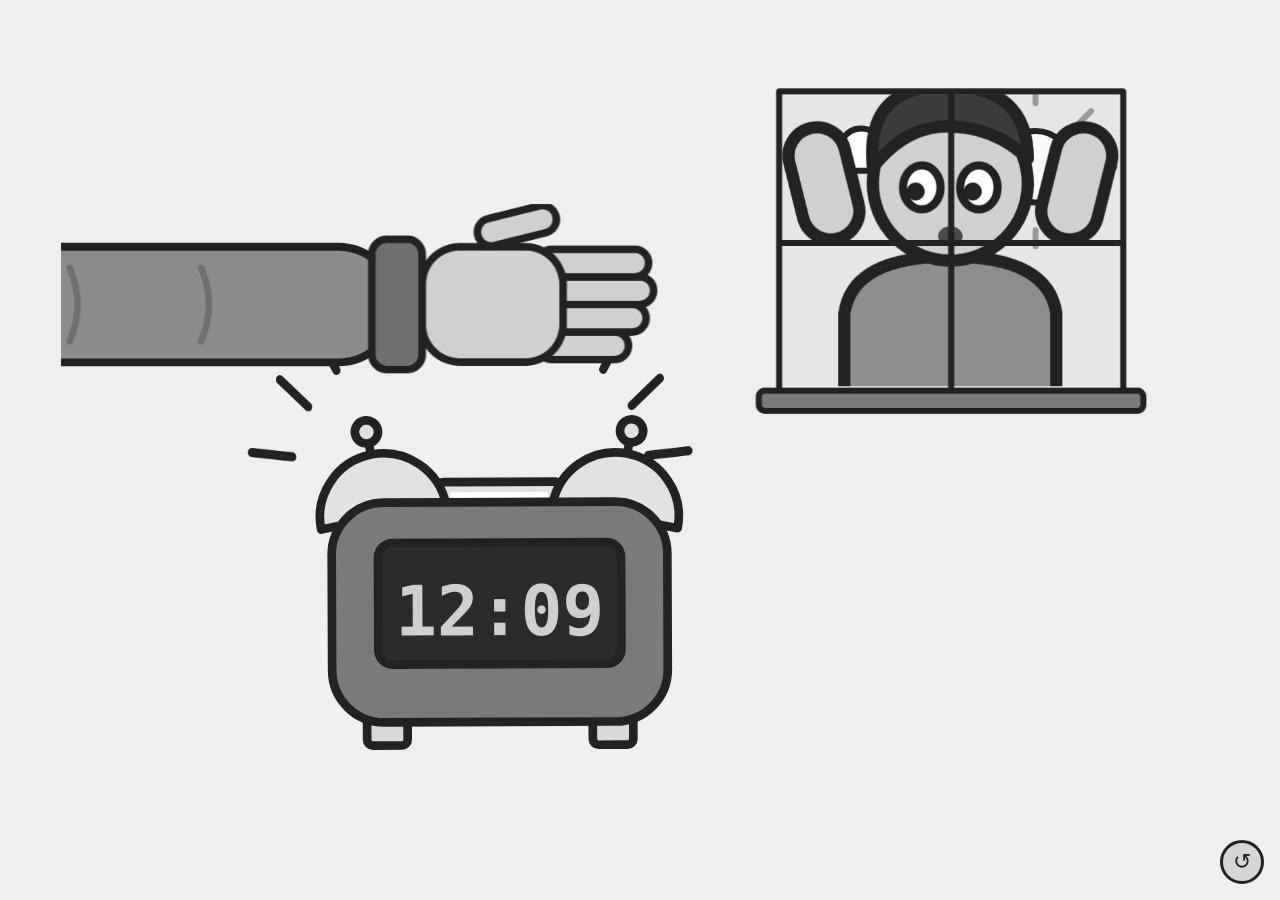
<file: slap-the-alarm-quiet/index.html>
<!doctype html><html><head><meta charset=utf8><meta name=viewport content="width=device-width,initial-scale=1,viewport-fit=cover"><style>:root{color-scheme:light;box-sizing:border-box;padding-top:env(safe-area-inset-top,0px);padding-bottom:env(safe-area-inset-bottom,0px)}html{scroll-padding-top:env(safe-area-inset-top,0px)}body{margin:0;padding:0;font:14px -apple-system,BlinkMacSystemFont,sans-serif;background:#fff;color:#000}img{max-width:100%}[hidden]:not([hidden=until-found i]){display:none!important}</style></head><body>
<title>Slap the Alarm Quiet</title>
<style>
/* Layout: one fixed 800x600 stage scaled to fit; reset tucked in the corner. Single light grayscale world by choice. */
:root{--bg:#efefed;--ink:#222222;--soft:#d6d6d4;color-scheme:light}
html,body{height:100%}
body{background:var(--bg);color:var(--ink);margin:0;overflow:hidden;font-family:ui-sans-serif,system-ui,sans-serif}
#wrap{position:fixed;inset:0;display:grid;place-items:center;padding:16px}
#stage{position:absolute;left:0;top:0;width:800px;height:600px;transform-origin:0 0;overflow:hidden;cursor:default;touch-action:manipulation;user-select:none;-webkit-user-select:none}
#stage img{position:absolute;display:block;pointer-events:none;-webkit-user-drag:none}
#win{position:absolute;left:480px;top:50px;width:270px;height:225px}
#sky{position:absolute;left:18px;top:4px;width:233px;height:202px;overflow:hidden}
#sky img{width:100%;height:100%;object-fit:cover;left:0;top:0}
#sunset{opacity:0;will-change:opacity}
#stage.dusk #sunset{opacity:1;transition:opacity 1.5s cubic-bezier(.45,0,.25,1) .25s}
#stage.dusk #neighbor{transform:translateY(102%);transition:transform .55s cubic-bezier(.5,0,.75,0)}
#neighbor{will-change:transform}
#neighbor{width:130px;height:124px;left:52px;top:96px}
#frame{left:0;top:0;width:270px;height:225px}
#clock{position:absolute;left:140px;top:220px;width:320px;height:300px;transform-origin:50% 100%;cursor:pointer}
#clock img.part{pointer-events:auto}
#snooze{left:104px;top:92px;width:112px;height:44px}
#body{left:20px;top:100px;width:280px;height:200px}
.bell{top:46px;width:112px;height:92px;transform-origin:50% 87%}
#bellL{left:24px}#bellR{left:184px}
#lines{left:-20px;top:4px;width:360px;height:85px;opacity:1}
#arm{left:-67px;top:145px;width:309px;height:109px}
#hand{left:212px;top:130px;width:200px;height:117px}
#armhand{position:absolute;left:0;top:0;width:800px;height:600px;pointer-events:none}
#reset{position:fixed;right:max(16px,env(safe-area-inset-right,0px));bottom:calc(16px + env(safe-area-inset-bottom,0px));width:44px;height:44px;border-radius:50%;border:3px solid var(--ink);background:var(--soft);color:var(--ink);font-size:22px;line-height:1;cursor:pointer;display:grid;place-items:center}
#reset:focus-visible{outline:3px solid var(--ink);outline-offset:3px}
</style>
<div id="wrap">
  <div id="stage" aria-label="Alarm clock ringing">
    <div id="win">
      <div id="sky">
        <img id="midday" src="[data-uri]" alt="">
        <img id="sunset" src="[data-uri]" alt="">
        <img id="neighbor" src="[data-uri]" alt="">
      </div>
      <img id="frame" src="[data-uri]" alt="">
    </div>
    <div id="clock" role="button" aria-label="Snooze button">
      <img id="snooze" class="part" src="[data-uri]" alt="">
      <img id="bellL" class="bell part" src="[data-uri]" alt="">
      <img id="bellR" class="bell part" src="[data-uri]" alt="">
      <img id="body" class="part" src="[data-uri]" alt="">
      <img id="lines" src="[data-uri]" alt="">
    </div>
    <div id="armhand">
      <img id="arm" src="[data-uri]" alt="">
      <img id="hand" src="[data-uri]" alt="">
    </div>
  </div>
</div>
<button id="reset" aria-label="Reset">&#8634;</button>
<script>
(()=>{
const $=id=>document.getElementById(id);
const stage=$('stage'),clock=$('clock'),armhand=$('armhand'),bellL=$('bellL'),bellR=$('bellR'),lines=$('lines'),snooze=$('snooze'),sunset=$('sunset'),neighbor=$('neighbor');
const reduce=matchMedia('(prefers-reduced-motion: reduce)').matches;

function fit(){const s=Math.min((innerWidth-32)/800,(innerHeight-32)/600);stage.style.transform=`translate(${(innerWidth-800*s)/2}px,${(innerHeight-600*s)/2}px) scale(${s})`;}
addEventListener('resize',fit);fit();

// rest shape after each slap: lower and softer
const REST=[1,.84,.71,.6,.42];
const RING=[1,.62,.4,.22,0];
const PALM_X=300, PALM_BOTTOM=240, BAR_TOP=102, CLOCK_BOTTOM=520, CLOCK_H=300;
const barTopAt=s=>CLOCK_BOTTOM-(CLOCK_H-BAR_TOP)*s;

let S;
function init(){
  S={hits:0,done:false,
    sy:{v:1,t:1,r:.1}, sx:{v:1,t:1,r:.1}, droop:{v:0,t:0,r:.1}, tilt:{v:0,t:0,r:.03},
    hy:{v:0,t:0,r:.1}, hx:{v:0,t:0,r:.1}, ring:{v:1,t:1,r:.05}, bar:{v:0,t:0,r:.1},
    timers:[], lastInput:performance.now(), contact:false, finale:0};
  stage.classList.remove('dusk');
}
init();
const set=(k,t,r)=>{S[k].t=t;if(r!=null)S[k].r=r;};
const later=(ms,fn)=>S.timers.push(setTimeout(fn,ms));
const clearTimers=()=>{S.timers.forEach(clearTimeout);S.timers=[];};

/* ---------- sound ---------- */
let A=null;
function audio(){
  if(A)return A;
  const C=new (window.AudioContext||window.webkitAudioContext)();
  const master=C.createGain();master.gain.value=.9;master.connect(C.destination);
  // bell: two metallic partials, chopped fast by a hammer LFO
  const lp=C.createBiquadFilter();lp.type='lowpass';lp.frequency.value=6000;lp.Q.value=.7;
  const ringGain=C.createGain();ringGain.gain.value=0;
  const chop=C.createGain();chop.gain.value=.5;
  const ham=C.createOscillator();ham.type='square';ham.frequency.value=22;
  const hamDepth=C.createGain();hamDepth.gain.value=.5;ham.connect(hamDepth).connect(chop.gain);
  const wob=C.createOscillator();wob.frequency.value=5;const wobDepth=C.createGain();wobDepth.gain.value=0;wob.connect(wobDepth);
  [1840,2710,4100].forEach((f,i)=>{const o=C.createOscillator();o.type=i?'sine':'triangle';o.frequency.value=f;wobDepth.connect(o.detune);const g=C.createGain();g.gain.value=[.5,.3,.12][i];o.connect(g).connect(chop);o.start();});
  chop.connect(lp).connect(ringGain).connect(master);ham.start();wob.start();
  A={C,master,lp,ringGain,ham,wobDepth};
  return A;
}
function noise(C,dur){const b=C.createBuffer(1,C.sampleRate*dur,C.sampleRate),d=b.getChannelData(0);for(let i=0;i<d.length;i++)d[i]=Math.random()*2-1;const s=C.createBufferSource();s.buffer=b;return s;}
function thud(){
  if(!A)return;const {C,master}=A,t=C.currentTime;
  const o=C.createOscillator();o.frequency.setValueAtTime(110,t);o.frequency.exponentialRampToValueAtTime(38,t+.35);
  const g=C.createGain();g.gain.setValueAtTime(.0001,t);g.gain.exponentialRampToValueAtTime(.7,t+.02);g.gain.exponentialRampToValueAtTime(.0001,t+.45);
  o.connect(g).connect(master);o.start(t);o.stop(t+.5);
  const n=noise(C,.4),f=C.createBiquadFilter();f.type='lowpass';f.frequency.setValueAtTime(700,t);f.frequency.exponentialRampToValueAtTime(120,t+.3);
  const ng=C.createGain();ng.gain.setValueAtTime(.35,t);ng.gain.exponentialRampToValueAtTime(.0001,t+.35);
  n.connect(f).connect(ng).connect(master);n.start(t);
}
function smack(){
  if(!A)return;const {C,master}=A,t=C.currentTime;
  const n=noise(C,.06),f=C.createBiquadFilter();f.type='highpass';f.frequency.value=1800;
  const g=C.createGain();g.gain.setValueAtTime(.5,t);g.gain.exponentialRampToValueAtTime(.0001,t+.05);
  n.connect(f).connect(g).connect(master);n.start(t);
}

/* ---------- input ---------- */
clock.addEventListener('pointerdown',e=>{e.stopPropagation();e.preventDefault();audio();if(A.C.state==='suspended')A.C.resume();slap();});
stage.addEventListener('pointerdown',e=>{audio();if(A.C.state==='suspended')A.C.resume();miss(e);});

function slap(){
  if(S.done)return;
  S.lastInput=performance.now();clearTimers();
  S.hits++;const h=S.hits,last=h>=4;
  const rest=REST[h];
  // contact: sink in, squash, droop, cut the ring
  S.contact=true;
  const sc=last?REST[4]*.82:rest*.55;
  set('sy',sc,.35);set('sx',last?1.32:1.22,.35);set('droop',58,.35);set('bar',10,.35);set('ring',0,.6);
  set('hx',0,.3);set('hy',barTopAt(sc)+12-PALM_BOTTOM,.38);
  setTimeout(thud,40);
  if(last){S.done=true;}
  // during: slow peel, slow partial reshape, muffled return
  later(260,()=>{S.contact=false;set('hy',0,last?.012:.022);});
  later(380,()=>{
    set('sy',rest,last?.02:.03);set('sx',last?1.3:1+(1-rest)*.32,.03);
    set('droop',last?70:h*13,.025);set('bar',last?10:h*2,.03);set('tilt',last?6.5:h*1.8,.02);
  });
  if(!last) later(650,()=>set('ring',RING[h],.012));
  else later(450,()=>stage.classList.add('dusk'));
}

function miss(e){
  if(S.contact)return;
  S.lastInput=performance.now();
  const r=stage.getBoundingClientRect(),sc=r.width/800;
  const x=(e.clientX-r.left)/sc,y=(e.clientY-r.top)/sc;
  clearTimeoutMiss();
  set('hx',Math.max(-260,Math.min(420,x-PALM_X)),.45);set('hy',Math.max(-120,Math.min(330,y-PALM_BOTTOM)),.5);
  setTimeout(smack,70);
  missT=setTimeout(()=>{set('hx',0,.18);set('hy',0,.18);},150);
}
let missT=null;function clearTimeoutMiss(){clearTimeout(missT);}

$('reset').addEventListener('click',()=>{clearTimers();clearTimeoutMiss();init();});

/* ---------- frame loop ---------- */
const ease=o=>{o.v+=(o.t-o.v)*o.r;};
let t0=performance.now();
function frame(now){
  const t=(now-t0)/1000;
  ['sy','sx','droop','tilt','hy','hx','ring','bar'].forEach(k=>ease(S[k]));
  const ring=S.ring.v, m=reduce?.25:1;

  // jitter: the clock shakes as hard as it rings
  const jx=(Math.random()-.5)*7*ring*m, jr=(Math.random()-.5)*3*ring*m;
  clock.style.transform=`translateX(${jx}px) rotate(${S.tilt.v+jr}deg) scale(${S.sx.v},${S.sy.v})`;
  const shake=Math.sin(t*95)*9*ring*m;
  bellL.style.transform=`rotate(${-20-S.droop.v+shake}deg) translateY(${S.droop.v*.35}px)`;
  bellR.style.transform=`rotate(${20+S.droop.v-shake}deg) translateY(${S.droop.v*.35}px)`;
  snooze.style.transform=`translateY(${S.bar.v}px)`;
  lines.style.opacity=Math.min(1,ring*1.3);
  lines.style.transform=`scale(${1+.05*Math.sin(t*40)*ring + (1-ring)*.08}) translateY(${(1-ring)*16}px)`;

  // idle pats: quick light taps that stop short of the clock
  let pat=0;
  if(!S.done&&!S.contact&&now-S.lastInput>1800&&Math.abs(S.hy.v)<4&&Math.abs(S.hx.v)<4){
    const ph=(t%1.5);if(ph<.6)pat=Math.abs(Math.sin(ph*Math.PI/.15))*15*m;
  }
  armhand.style.transform=`translate(${S.hx.v}px,${S.hy.v+pat}px)`;

  // completion: sky dims to sunset, neighbor sinks away

  if(A){
    const {C,lp,ringGain,ham,wobDepth}=A,ct=C.currentTime;
    ringGain.gain.setTargetAtTime(.16*ring,ct,.03);
    lp.frequency.setTargetAtTime(500+5500*Math.pow(ring,1.6),ct,.05);
    ham.frequency.setTargetAtTime(10+12*ring,ct,.1);
    wobDepth.gain.setTargetAtTime(S.hits*45*(ring>0?1:0),ct,.1);
  }
  requestAnimationFrame(frame);
}
requestAnimationFrame(frame);
})();
</script>

</body></html>
</file>
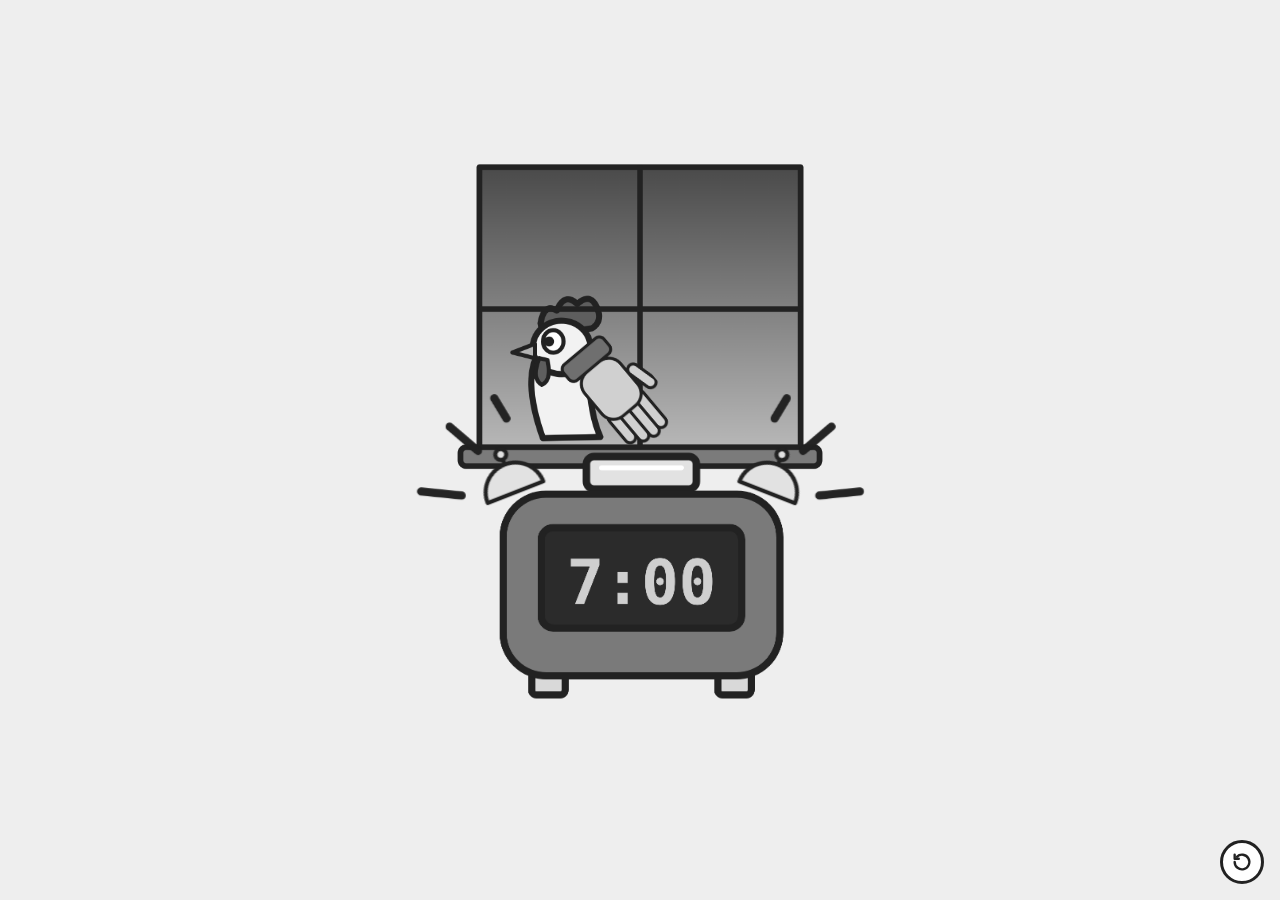
<file: sticky-snooze-bar/index.html>
<!doctype html><html><head><meta charset=utf8><meta name=viewport content="width=device-width,initial-scale=1,viewport-fit=cover"><style>:root{color-scheme:light;box-sizing:border-box;padding-top:env(safe-area-inset-top,0px);padding-bottom:env(safe-area-inset-bottom,0px)}html{scroll-padding-top:env(safe-area-inset-top,0px)}body{margin:0;padding:0;font:14px -apple-system,BlinkMacSystemFont,sans-serif;background:#fff;color:#000}img{max-width:100%}[hidden]:not([hidden=until-found i]){display:none!important}</style></head><body>
<title>Sticky Snooze Bar</title>
<style>
  /* Layout: one centered stage, everything placed in % of the stage so it scales as a unit. Single grayscale look. */
  :root {
    --ground: #eeeeee;
    --ink: #222222;
    --paper: #ffffff;
    --mid: #7a7a7a;
    color-scheme: light;
  }
  html, body { height: 100%; }
  body {
    background: var(--ground);
    color: var(--ink);
    display: grid;
    place-items: center;
    padding-inline: 16px;
    padding-block: 16px;
    box-sizing: border-box;
    overflow: hidden;
    -webkit-user-select: none;
    user-select: none;
    -webkit-touch-callout: none;
  }
  .stage {
    position: relative;
    width: min(100%, 540px, calc((100dvh - 64px) / 1.15));
    aspect-ratio: 1 / 1.15;
    max-width: 100%;
  }
  .stage img {
    position: absolute;
    display: block;
    max-width: none;
    pointer-events: none;
    -webkit-user-drag: none;
  }
  .layer { position: absolute; inset: 0; }

  /* Window */
  .window { position: absolute; left: 15%; top: 2%; width: 70%; aspect-ratio: 1200 / 1056; }
  .window .frame { position: absolute; inset: 0; width: 100%; height: 100%; }
  .scene { position: absolute; left: 7.5%; top: 4.5%; width: 85%; height: 84%; overflow: hidden; }
  .scene .sky { position: relative; inset: 0; width: 100%; height: 100%; object-fit: cover; transition: opacity 1.6s ease; }
  .scene .sky { position: absolute; }
  .scene .midday { opacity: 0; }
  .roosterWrap { position: absolute; left: 7%; bottom: 0; height: 56%; aspect-ratio: 336 / 456; transition: transform .8s cubic-bezier(.5,0,.75,0); }
  .stage:not(.day) .roosterWrap { transition: transform .9s cubic-bezier(.2,.8,.3,1); }
  .rooster { left: 0; bottom: 0; width: 100%; height: 100%; transform-origin: 50% 100%; }
  .neighbor { right: 6%; bottom: 0; height: 52%; transform: translateY(110%); transition: transform .9s cubic-bezier(.2,.8,.3,1) 0s; }
  .stage.day .midday { opacity: 1; }
  .stage.day .roosterWrap { transform: translateY(115%); }
  .stage.day .neighbor { transform: translateY(0); transition-delay: .9s; }

  /* Clock unit: bells and bar sit behind the body so the bar emerges from it */
  .unit { transform-origin: 50% 92.5%; will-change: transform; }
  .bell { width: 14%; top: 48%; transform-origin: 50% 95%; }
  .bell.l { left: 20%; }
  .bell.r { left: 66%; }
  .bar { left: 37%; width: 26%; top: 49%; will-change: transform; }
  .clock { left: 19%; width: 62%; top: 54%; }
  .lines { left: 4%; width: 92%; top: 40%; transform-origin: 50% 70%; }
  .hand { left: 34%; width: 24%; top: 32.8%; transform: rotate(50deg); will-change: transform; }

  .hit {
    position: absolute;
    left: 31%; width: 38%; top: 43%; height: 15%;
    background: transparent;
    border: 0;
    padding: 0;
    margin: 0;
    cursor: pointer;
    touch-action: none;
    -webkit-tap-highlight-color: transparent;
    border-radius: 14px;
  }
  .hit:focus-visible { outline: 3px solid var(--ink); outline-offset: 4px; }
  .stage.day .hit { cursor: default; }

  .reset {
    position: fixed;
    right: 16px;
    bottom: calc(16px + env(safe-area-inset-bottom, 0px));
    width: 44px; height: 44px;
    border-radius: 50%;
    border: 3px solid var(--ink);
    background: var(--paper);
    display: grid; place-items: center;
    cursor: pointer;
    padding: 0;
  }
  .reset:hover { background: var(--ground); }
  .reset:focus-visible { outline: 3px solid var(--ink); outline-offset: 3px; }
  .reset svg { width: 22px; height: 22px; }
</style>

<div class="stage" id="stage">
  <div class="window">
    <div class="scene">
      <img class="sky dawn" src="[data-uri]" alt="" draggable="false">
      <img class="sky midday" src="[data-uri]" alt="" draggable="false">
      <div class="roosterWrap"><img class="rooster" id="rooster" src="[data-uri]" alt="" draggable="false"></div>
      <img class="neighbor" src="[data-uri]" alt="" draggable="false">
    </div>
    <img class="frame" src="[data-uri]" alt="" draggable="false">
  </div>

  <div class="layer unit" id="unit">
    <img class="bell l" id="bellL" src="[data-uri]" alt="" draggable="false">
    <img class="bell r" id="bellR" src="[data-uri]" alt="" draggable="false">
    <img class="bar" id="bar" src="[data-uri]" alt="" draggable="false">
    <img class="clock" src="[data-uri]" alt="" draggable="false">
  </div>

  <img class="lines" id="lines" src="[data-uri]" alt="" draggable="false">
  <img class="hand" id="hand" src="[data-uri]" alt="" draggable="false">

  <button class="hit" id="hit" aria-label="Snooze bar. Press and hold."></button>
</div>

<button class="reset" id="reset" aria-label="Reset">
  <svg viewBox="0 0 24 24" fill="none" stroke="#222" stroke-width="2.6" stroke-linecap="round" stroke-linejoin="round" aria-hidden="true">
    <path d="M4 12a8 8 0 1 0 2.4-5.7"/>
    <path d="M4 4v4.5h4.5"/>
  </svg>
</button>

<script>
(() => {
  const $ = id => document.getElementById(id);
  const stage = $('stage'), unit = $('unit'), bar = $('bar'), hand = $('hand');
  const bellL = $('bellL'), bellR = $('bellR'), lines = $('lines'), rooster = $('rooster');
  const hit = $('hit'), resetBtn = $('reset');

  const reduce = matchMedia('(prefers-reduced-motion: reduce)').matches;
  const MOTION = reduce ? 0.35 : 1;

  // Geometry in % of stage height
  const TRAVEL = 0.0535;   // bar travel from raised to flat
  const GAP = 0.025;       // hand hover gap above bar
  const BAR_TOP_FROM_BOTTOM = 0.925 - 0.49; // bar top above unit transform origin

  const CONTACT_MS = 90, CONTACT_DEPTH = 0.14, HOLD_MS = 1000;

  let H = 600;
  const measure = () => { H = stage.getBoundingClientRect().height; };
  measure();
  addEventListener('resize', measure);

  const S = {
    phase: 'ringing',    // ringing | pressing | releasing | done
    depth: 0,
    contact: 0,          // 0 hovering, 1 hand on bar
    ring: 1,
    t0: 0,
    from: 0,
    idleSince: performance.now(),
    doneAt: 0,
    squash: 0,
  };

  const clamp = (v, a, b) => Math.min(b, Math.max(a, v));
  const easeOut = x => 1 - Math.pow(1 - x, 2.2);
  const easeInOut = x => -(Math.cos(Math.PI * x) - 1) / 2;
  const approach = (v, target, rate, dt) => v + (target - v) * (1 - Math.exp(-dt / rate));

  function press() {
    if (S.phase === 'done' || S.phase === 'pressing') return;
    // resume from wherever the bar currently is
    const start = S.depth;
    S.phase = 'pressing';
    S.t0 = performance.now();
    S.from = start;
    S.idleSince = S.t0;
  }
  function release() {
    if (S.phase !== 'pressing') return;
    S.phase = 'releasing';
    S.t0 = performance.now();
    S.from = S.depth;
    S.idleSince = S.t0;
  }
  function complete(t) {
    S.phase = 'done';
    S.depth = 1;
    S.doneAt = t;
    stage.classList.add('day');
  }
  function reset() {
    S.phase = 'ringing';
    S.depth = 0; S.contact = 0; S.ring = 1;
    S.idleSince = performance.now();
    stage.classList.remove('day');
  }

  hit.addEventListener('pointerdown', e => {
    e.preventDefault();
    try { hit.setPointerCapture(e.pointerId); } catch (_) {}
    press();
  });
  ['pointerup', 'pointercancel', 'lostpointercapture'].forEach(ev => hit.addEventListener(ev, release));
  hit.addEventListener('contextmenu', e => e.preventDefault());
  hit.addEventListener('keydown', e => {
    if ((e.key === ' ' || e.key === 'Enter') && !e.repeat) { e.preventDefault(); press(); }
  });
  hit.addEventListener('keyup', e => {
    if (e.key === ' ' || e.key === 'Enter') { e.preventDefault(); release(); }
  });
  hit.addEventListener('blur', release);
  resetBtn.addEventListener('click', reset);
  addEventListener('pointermove', () => { if (S.phase === 'ringing') S.idleSince = performance.now(); });

  // Idle hint: hand presses partway, trembles, lifts
  function hint(t) {
    const idle = t - S.idleSince - 2600;
    if (idle < 0) return { d: 0, c: 0, shake: 0 };
    const c = idle % 2600;
    if (c < 500) { const p = easeInOut(c / 500); return { d: 0.2 * p, c: p, shake: 0 }; }
    if (c < 1150) { return { d: 0.2, c: 1, shake: 1 }; }
    if (c < 1750) { const p = 1 - easeInOut((c - 1150) / 600); return { d: 0.2 * p, c: p, shake: 0 }; }
    return { d: 0, c: 0, shake: 0 };
  }

  let last = performance.now();
  function frame(t) {
    const dt = Math.min(64, t - last); last = t;
    let tremble = 0, contactPulse = 0, clickDip = 0;

    if (S.phase === 'ringing') {
      const h = hint(t);
      S.depth = h.d;
      S.contact = h.c;
      tremble = h.shake * 1.6 * Math.sin(t * 0.09);
      S.ring = approach(S.ring, 1, 160, dt);
    }

    else if (S.phase === 'pressing') {
      const e = t - S.t0;
      let d;
      if (S.from < CONTACT_DEPTH && e < CONTACT_MS) {
        d = S.from + (CONTACT_DEPTH - S.from) * easeOut(e / CONTACT_MS);
        contactPulse = Math.sin(Math.PI * clamp(e / 220, 0, 1));
      } else {
        // slower the deeper it goes
        const base = Math.max(S.from, CONTACT_DEPTH);
        const span = HOLD_MS * (1 - (base - CONTACT_DEPTH) / (1 - CONTACT_DEPTH));
        const eStart = S.from < CONTACT_DEPTH ? CONTACT_MS : 0;
        const x = clamp((e - eStart) / Math.max(span, 1), 0, 1);
        d = base + (1 - base) * easeOut(x);
        if (e < 220) contactPulse = Math.sin(Math.PI * e / 220);
        tremble = (1 - x * 0.5) * 1.1 * Math.sin(t * 0.11) + 0.5 * Math.sin(t * 0.37);
        if (x >= 1) { complete(t); d = 1; }
      }
      S.depth = d;
      S.contact = approach(S.contact, 1, 25, dt);
      S.ring = approach(S.ring, 0, 45, dt);
    }

    else if (S.phase === 'releasing') {
      const dur = 700 + 1100 * S.from;
      const p = clamp((t - S.t0) / dur, 0, 1);
      S.depth = S.from * (1 - easeInOut(p));
      S.contact = approach(S.contact, 0, 80, dt);
      S.ring = Math.max(S.ring, easeInOut(p));
      if (p >= 1) { S.phase = 'ringing'; S.idleSince = t; }
    }

    else if (S.phase === 'done') {
      const e = t - S.doneAt;
      clickDip = 0.05 * Math.exp(-e / 70) * Math.cos(e / 30);
      S.depth = 1;
      S.contact = approach(S.contact, 0, 260, dt);
      S.ring = approach(S.ring, 0, 60, dt);
    }

    // Clock squash: brief on contact, slight compression with depth, damped settle on completion
    let squash = 0.035 * contactPulse + 0.008 * (S.phase === 'pressing' ? S.depth : 0);
    if (S.phase === 'done') {
      const e = t - S.doneAt;
      squash = 0.03 * Math.exp(-e / 160) * Math.cos(e / 55);
    }
    const sy = 1 - squash, sx = 1 + squash * 0.6;

    const r = S.ring * MOTION;
    const jitter = r * 1.6 * Math.sin(t * 0.13);
    unit.style.transform = `translateX(${jitter}px) scale(${sx}, ${sy})`;

    const swing = r * 11 * Math.sin(t * 0.065);
    bellL.style.transform = `rotate(${-16 + swing}deg)`;
    bellR.style.transform = `rotate(${16 - swing}deg)`;

    const flick = 0.5 + 0.5 * Math.abs(Math.sin(t * 0.018));
    lines.style.opacity = (S.ring * (0.45 + 0.55 * flick)).toFixed(3);
    lines.style.transform = `scale(${1 + 0.035 * r * Math.sin(t * 0.05)})`;

    rooster.style.transform = `rotate(${r * 3 * Math.sin(t * 0.02)}deg)`;

    const depthPx = (S.depth + clickDip) * TRAVEL * H;
    const barPx = depthPx + tremble * 0.6;
    bar.style.transform = `translateY(${barPx}px)`;

    // Hand follows the bar top through the unit's squash
    const squashShift = BAR_TOP_FROM_BOTTOM * H * (1 - sy);
    const hover = (1 - S.contact) * (GAP * H + (S.phase === 'ringing' ? 2 * Math.sin(t * 0.004) : 0));
    const handY = barPx * sy + squashShift + hover + tremble * 0.4;
    hand.style.transform = `translate(${jitter * 0.3 + tremble * 0.3}px, ${handY}px) rotate(50deg)`;

    requestAnimationFrame(frame);
  }
  requestAnimationFrame(frame);
})();
</script>

</body></html>
</file>
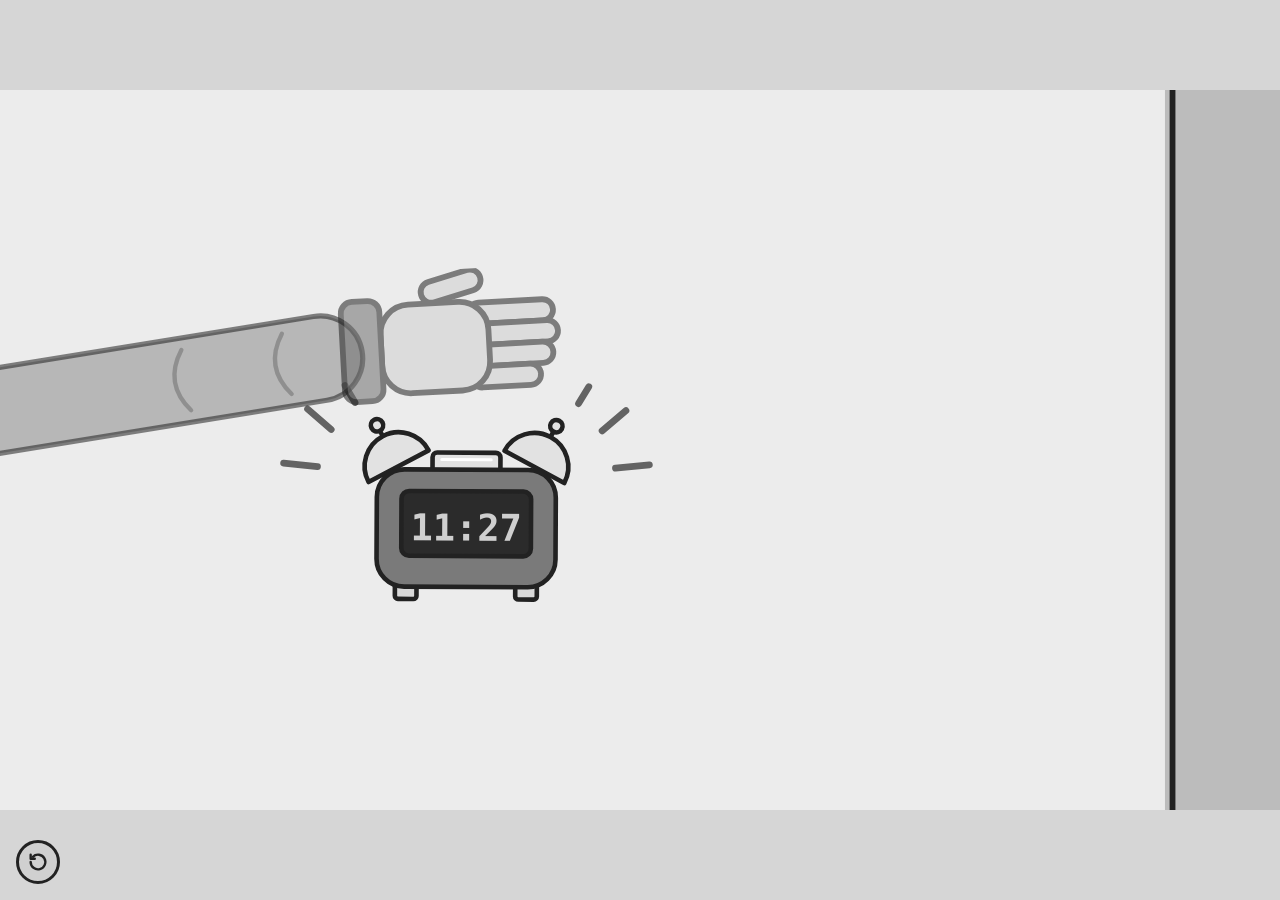
<file: throw-the-clock/index.html>
<!doctype html><html><head><meta charset=utf8><meta name=viewport content="width=device-width,initial-scale=1,viewport-fit=cover"><style>:root{color-scheme:light;box-sizing:border-box;padding-top:env(safe-area-inset-top,0px);padding-bottom:env(safe-area-inset-bottom,0px)}html{scroll-padding-top:env(safe-area-inset-top,0px)}body{margin:0;padding:0;font:14px -apple-system,BlinkMacSystemFont,sans-serif;background:#fff;color:#000}img{max-width:100%}[hidden]:not([hidden=until-found i]){display:none!important}</style></head><body>
<title>Throw the Clock</title>
<style>
/* Layout: one full-bleed stage, wall on the right edge, single reset control bottom-left. Committed single grayscale look. */
:root{
  --ground:#d6d6d6;
  --ink:#222222;
  --btn:#d0d0d0;
  --btn-hover:#bdbdbd;
  color-scheme:light;
}
html,body{height:100%;margin:0;overflow:hidden;background:var(--ground);color:var(--ink)}
body{display:grid;place-items:center}
#stage{display:block;width:min(100vw, calc(100vh * 16 / 9));aspect-ratio:16/9;height:auto;background:#ececec;touch-action:none;-webkit-user-select:none;user-select:none}
#reset{
  position:fixed;left:16px;bottom:calc(16px + env(safe-area-inset-bottom,0px));
  width:44px;height:44px;border-radius:50%;border:3px solid var(--ink);background:var(--btn);
  display:grid;place-items:center;cursor:pointer;padding:0;
}
#reset:hover{background:var(--btn-hover)}
#reset:focus-visible{outline:3px solid var(--ink);outline-offset:3px}
#reset svg{width:22px;height:22px}
</style>

<canvas id="stage" aria-label="An alarm clock ringing at 11:27 next to a wall"></canvas>
<button id="reset" aria-label="Reset">
  <svg viewBox="0 0 24 24" fill="none" stroke="#222222" stroke-width="2.6" stroke-linecap="round" stroke-linejoin="round"><path d="M4 12a8 8 0 1 0 2.4-5.7"/><path d="M4 4v4.5h4.5"/></svg>
</button>

<script>
(() => {
const SVG = {
  arm:`<svg xmlns="http://www.w3.org/2000/svg" viewBox="0 0 170 60" width="340" height="120" overflow="hidden"><rect x="6" y="8" width="158" height="44" rx="22" fill="#8c8c8c" stroke="#222222" stroke-width="3" stroke-linejoin="round" stroke-linecap="round"/><path d="M40,16 q6,14 0,28 M90,16 q6,14 0,28" fill="none" stroke="#6f6f6f" stroke-width="2.5" stroke-linecap="round"/></svg>`,
  body:`<svg xmlns="http://www.w3.org/2000/svg" viewBox="0 0 140 100" width="280" height="200"><rect x="24" y="80" width="14" height="12" rx="2" fill="#d9d9d9" stroke="#222222" stroke-width="3" stroke-linejoin="round" stroke-linecap="round"/><rect x="102" y="80" width="14" height="12" rx="2" fill="#d9d9d9" stroke="#222222" stroke-width="3" stroke-linejoin="round" stroke-linecap="round"/><rect x="12" y="8" width="116" height="76" rx="18" fill="#7a7a7a" stroke="#222222" stroke-width="3" stroke-linejoin="round" stroke-linecap="round"/><rect x="28" y="22" width="84" height="42" rx="5" fill="#2b2b2b" stroke="#222222" stroke-width="3" stroke-linejoin="round" stroke-linecap="round"/></svg>`,
  bell:`<svg xmlns="http://www.w3.org/2000/svg" viewBox="0 0 56 46" width="112" height="92"><line x1="28" y1="40" x2="28" y2="14" stroke="#222222" stroke-width="3" stroke-linejoin="round" stroke-linecap="round"/><circle cx="28" cy="10" r="4" fill="#e2e2e2" stroke="#222222" stroke-width="3" stroke-linejoin="round" stroke-linecap="round"/><path d="M6,40 A22,22 0 0 1 50,40 Z" fill="#e2e2e2" stroke="#222222" stroke-width="3" stroke-linejoin="round" stroke-linecap="round"/></svg>`,
  cracks:`<svg xmlns="http://www.w3.org/2000/svg" viewBox="0 0 84 120" width="168" height="240" overflow="hidden"><path d="M78,72 l-18,-14 l-6,-18 M78,72 l-24,6 l-14,-6 l-10,8 M78,72 l-14,22 l4,18 M60,58 l-12,2 M54,78 l2,14 M78,72 l-30,-30" fill="none" stroke="#222222" stroke-width="2.5" stroke-linecap="round" stroke-linejoin="round"/></svg>`,
  fist:`<svg xmlns="http://www.w3.org/2000/svg" viewBox="0 0 96 64" width="192" height="128" overflow="hidden"><g transform="translate(30 32)"><rect x="-6" y="-25" width="58" height="50" rx="18" fill="#d0d0d0" stroke="#222222" stroke-width="3" stroke-linejoin="round" stroke-linecap="round"/><circle cx="50" cy="-16" r="8" fill="#d0d0d0" stroke="#222222" stroke-width="3"/><circle cx="53" cy="-5" r="8" fill="#d0d0d0" stroke="#222222" stroke-width="3"/><circle cx="53" cy="6" r="8" fill="#d0d0d0" stroke="#222222" stroke-width="3"/><circle cx="49" cy="17" r="7.5" fill="#d0d0d0" stroke="#222222" stroke-width="3"/><rect x="12" y="-7" width="36" height="11" rx="5.5" fill="#d0d0d0" stroke="#222222" stroke-width="3"/><rect x="-24" y="-27" width="20" height="54" rx="6" fill="#6f6f6f" stroke="#222222" stroke-width="3" stroke-linejoin="round"/></g></svg>`,
  hand:`<svg xmlns="http://www.w3.org/2000/svg" viewBox="0 0 128 76" width="256" height="152"><g transform="translate(32 40)"><rect x="40" y="-22" width="44" height="11" rx="5.5" fill="#d0d0d0" stroke="#222222" stroke-width="3"/><rect x="40" y="-11" width="46" height="11" rx="5.5" fill="#d0d0d0" stroke="#222222" stroke-width="3"/><rect x="40" y="0" width="43" height="11" rx="5.5" fill="#d0d0d0" stroke="#222222" stroke-width="3"/><rect x="40" y="11" width="36" height="11" rx="5.5" fill="#d0d0d0" stroke="#222222" stroke-width="3"/><rect x="-6" y="-23" width="56" height="46" rx="15" fill="#d0d0d0" stroke="#222222" stroke-width="3"/><rect x="16" y="-33" width="32" height="11" rx="5.5" transform="rotate(-14 16 -28)" fill="#d0d0d0" stroke="#222222" stroke-width="3"/><rect x="-26" y="-26" width="20" height="52" rx="6" fill="#6f6f6f" stroke="#222222" stroke-width="3" stroke-linejoin="round"/></g></svg>`,
  rings:`<svg xmlns="http://www.w3.org/2000/svg" viewBox="0 0 240 76" width="480" height="152"><g fill="none" stroke="#222222" stroke-width="4" stroke-linecap="round"><path d="M40,30 l-14,-12 M32,52 l-20,-2 M54,14 l-6,-10"/><path d="M200,30 l14,-12 M208,52 l20,-2 M186,14 l6,-10"/></g></svg>`,
  snooze:`<svg xmlns="http://www.w3.org/2000/svg" viewBox="0 0 56 22" width="112" height="44"><rect x="6" y="5" width="44" height="13" rx="3" fill="#e2e2e2" stroke="#222222" stroke-width="3" stroke-linejoin="round" stroke-linecap="round"/><line x1="12" y1="9.5" x2="44" y2="9.5" stroke="#ffffff" stroke-width="2" stroke-linecap="round"/></svg>`,
  wall:`<svg xmlns="http://www.w3.org/2000/svg" viewBox="0 0 70 220" width="140" height="440" preserveAspectRatio="none" overflow="hidden"><rect x="0" y="0" width="70" height="220" fill="#bcbcbc"/><line x1="4" y1="0" x2="4" y2="220" stroke="#222222" stroke-width="3" stroke-linejoin="round" stroke-linecap="round"/></svg>`
};
const IMG = {};
let pending = Object.keys(SVG).length;
for (const k in SVG) {
  const i = new Image();
  i.onload = i.onerror = () => { if (--pending === 0) start(); };
  i.src = 'data:image/svg+xml;charset=utf-8,' + encodeURIComponent(SVG[k]);
  IMG[k] = i;
}

const cv = document.getElementById('stage');
const ctx = cv.getContext('2d');
const reduce = matchMedia('(prefers-reduced-motion: reduce)').matches;

let W, H, dpr, u, f, L, wallW, wallX, edgeX, rest, floorY;
function layout() {
  dpr = Math.min(window.devicePixelRatio || 1, 2);
  W = cv.clientWidth; H = cv.clientHeight;
  cv.width = Math.round(W * dpr); cv.height = Math.round(H * dpr);
  const clockW = Math.min(260, H * 0.3, W * 0.2);
  u = clockW / 140; f = u * 1.25; L = 62 * u;
  wallW = W * 0.09; wallX = W - wallW; edgeX = wallX + 4 * wallW / 70;
  rest = { x: edgeX * 0.4, y: H * 0.62 };
  floorY = H - 46 * u - 10;
}

// ---------- state ----------
let state = 'idle', T = 0, mimeStart = 0.6;
const c = { x: 0, y: 0, rot: 0, sx: 1, sy: 1 };
const hand = { x: 0, y: 0, vx: 0, vy: 0, mode: 'mime', alpha: 0.55 };
const ptr = { x: 0, y: 0 };
let grabOff = { x: 0, y: 0 }, th = 0, thd = 0, dragDist = 0, lastPtr = null;
let bellFx = null, fly = null, drop = null, impact = null, crack = null, shake = 0, slideV = 0, landed = false;

function resetAll() {
  state = 'idle'; mimeStart = T + 0.5;
  c.x = rest.x; c.y = rest.y; c.rot = 0; c.sx = c.sy = 1;
  hand.mode = 'mime'; hand.alpha = 0.55;
  fly = drop = impact = crack = bellFx = null; shake = 0; slideV = 0; landed = false;
  cv.style.cursor = 'default';
}

// ---------- input ----------
function localPt(e) { const r = cv.getBoundingClientRect(); return { x: e.clientX - r.left, y: e.clientY - r.top }; }
function overClock(p) { return Math.hypot(p.x - c.x, p.y - (c.y - 10 * u)) < 78 * u; }

cv.addEventListener('pointerdown', e => {
  const p = localPt(e);
  if (state !== 'idle' || !overClock(p)) return;
  cv.setPointerCapture(e.pointerId);
  ptr.x = p.x; ptr.y = p.y; lastPtr = p;
  // pivot = grip point at the top of the clock
  const px = c.x + Math.sin(c.rot) * L, py = c.y - Math.cos(c.rot) * L;
  hand.x = px; hand.y = py; hand.vx = 0; hand.vy = 0; hand.mode = 'fist'; hand.alpha = 1;
  grabOff = { x: px - p.x, y: py - p.y };
  th = -c.rot; thd = 0; dragDist = 0;
  state = 'held'; cv.style.cursor = 'grabbing';
});
cv.addEventListener('pointermove', e => {
  const p = localPt(e);
  if (state === 'held') {
    if (lastPtr) dragDist += Math.hypot(p.x - lastPtr.x, p.y - lastPtr.y);
    lastPtr = p; ptr.x = p.x; ptr.y = p.y;
  } else {
    cv.style.cursor = state === 'idle' && overClock(p) ? 'grab' : 'default';
  }
});
function release() {
  if (state !== 'held') return;
  const vx = hand.vx + L * thd * Math.cos(th), vy = hand.vy - L * thd * Math.sin(th);
  const speed = Math.hypot(vx, vy);
  hand.mode = 'open';
  cv.style.cursor = 'default';
  if (speed > 850 && dragDist > 70 * u) startFly(vx, vy, speed);
  else startDrop();
}
cv.addEventListener('pointerup', release);
cv.addEventListener('pointercancel', release);

// ---------- transitions ----------
function startDrop() {
  state = 'drop';
  drop = { t: 0, x0: c.x, y0: c.y, r0: c.rot };
}
function startFly(vx, vy, speed) {
  state = 'fly';
  const dur = Math.max(0.34, Math.min(0.56, 0.62 - speed / 9000));
  const P0 = { x: c.x, y: c.y };
  const P1 = { x: Math.max(20, Math.min(W - 20, P0.x + vx * dur * 0.3)), y: Math.max(20, Math.min(H - 20, P0.y + vy * dur * 0.3)) };
  const iy = Math.max(H * 0.25, Math.min(H * 0.66, c.y + vy * 0.1));
  const P3 = { x: edgeX - 66 * u, y: iy };
  const P2 = { x: P3.x - W * 0.16, y: P3.y - H * 0.14 - 20 * u };
  const dir = Math.sign(vx) || 1;
  let r1 = 0.18 + dir * 0.12;
  fly = { t: 0, dur, P0, P1, P2, P3, r0: c.rot, r1 };
}
function bez(a, b, cc, d, t) { const m = 1 - t; return m * m * m * a + 3 * m * m * t * b + 3 * m * t * t * cc + t * t * t * d; }
function hitWall() {
  state = 'smash';
  impact = { t: T };
  crack = { x: edgeX, y: c.y, s: 0 };
  shake = reduce ? 0.25 : 1;
  c.sx = 0.78; c.sy = 1.12;
  let r = Math.atan2(Math.sin(c.rot), Math.cos(c.rot));
  c.rot = r; slideV = 0; landed = false;
  const bx = 44 * u, by = -44 * u;
  bellFx = { x: c.x + bx * Math.cos(r) - by * Math.sin(r), y: c.y + bx * Math.sin(r) + by * Math.cos(r),
             vx: -160, vy: -320, r: r + 0.4, vr: -9, done: false };
}

// ---------- idle hand mime ----------
const ease = k => k < 0.5 ? 2 * k * k : 1 - Math.pow(-2 * k + 2, 2) / 2;
function mimePose() {
  const gx = rest.x, gy = rest.y - L;
  const hover = { x: gx, y: gy - 34 * u + Math.sin(T * 2.4) * 3 * u };
  if (T < mimeStart) return { ...hover, closed: false };
  const p = ((T - mimeStart) % 3.8) / 3.8;
  if (p < 0.22) return { ...hover, closed: false };
  if (p < 0.34) { const k = ease((p - 0.22) / 0.12); return { x: hover.x, y: hover.y + (gy - hover.y) * k, closed: false }; }
  if (p < 0.42) return { x: gx, y: gy, closed: true };
  const sw = k => ({ x: gx - 45 * u * Math.sin(k * Math.PI) * (1 - k) + 95 * u * k * k, y: gy + 18 * u * Math.sin(k * Math.PI) - 34 * u * k * k });
  if (p < 0.74) return { ...sw(ease((p - 0.42) / 0.32)), closed: true };
  const E = sw(1);
  if (p < 0.8) { const k = (p - 0.74) / 0.06; return { x: E.x + 18 * u * k, y: E.y - 18 * u * k, closed: false }; }
  const k = ease((p - 0.8) / 0.2), sx = E.x + 18 * u, sy = E.y - 18 * u;
  return { x: sx + (hover.x - sx) * k, y: sy + (hover.y - sy) * k, closed: false };
}

// ---------- update ----------
function update(dt) {
  if (state === 'idle') {
    const r = reduce ? 0.4 : 1;
    c.x = rest.x + (Math.sin(T * 55) * 1.6 + Math.sin(T * 37) * 0.9) * u * r;
    c.y = rest.y - Math.abs(Math.sin(T * 60)) * 1.4 * u * r;
    c.rot = Math.sin(T * 47) * 0.035 * r;
    const m = mimePose();
    hand.x = m.x; hand.y = m.y; hand.mode = m.closed ? 'fistGhost' : 'mime';
    hand.alpha += (0.55 - hand.alpha) * Math.min(1, dt * 4);
  }
  if (state === 'held') {
    const steps = 4, h = dt / steps, k = 110, d = 2 * Math.sqrt(k) * 0.75, G = 2600, sag = k * 7 * u;
    for (let i = 0; i < steps; i++) {
      const tx = ptr.x + grabOff.x, ty = ptr.y + grabOff.y;
      const ax = k * (tx - hand.x) - d * hand.vx;
      const ay = k * (ty - hand.y) - d * hand.vy + sag;
      hand.vx += ax * h; hand.vy += ay * h;
      hand.x += hand.vx * h; hand.y += hand.vy * h;
      const thdd = -((G + ay) / L) * Math.sin(th) - (ax / L) * Math.cos(th) - 1.3 * thd;
      thd += thdd * h; th += thd * h;
      const lim = 1.0;
      if (th > lim) { th = lim; if (thd > 0) thd *= -0.25; }
      if (th < -lim) { th = -lim; if (thd < 0) thd *= -0.25; }
    }
    hand.x = Math.max(0, Math.min(W, hand.x)); hand.y = Math.max(-L, Math.min(H, hand.y));
    c.x = hand.x + L * Math.sin(th); c.y = hand.y + L * Math.cos(th); c.rot = -th;
  }
  if (state === 'drop') {
    drop.t += dt; const k = Math.min(1, drop.t / 0.55);
    const bounce = k < 0.7 ? Math.pow(k / 0.7, 2) : 1 - Math.sin((k - 0.7) / 0.3 * Math.PI) * 0.08;
    c.x = drop.x0 + (rest.x - drop.x0) * ease(k);
    c.y = drop.y0 + (rest.y - drop.y0) * bounce;
    c.rot = drop.r0 * (1 - ease(k)) + Math.sin(k * 14) * 0.05 * (1 - k);
    // hand returns to hover
    const hx = rest.x, hy = rest.y - L - 34 * u;
    hand.x += (hx - hand.x) * Math.min(1, dt * 5); hand.y += (hy - hand.y) * Math.min(1, dt * 5);
    if (k >= 1) { state = 'idle'; mimeStart = T + 1.0; }
  }
  if (state === 'fly') {
    fly.t += dt; const k = Math.min(1, fly.t / fly.dur), kk = k * 0.7 + k * k * 0.3;
    c.x = bez(fly.P0.x, fly.P1.x, fly.P2.x, fly.P3.x, kk);
    c.y = bez(fly.P0.y, fly.P1.y, fly.P2.y, fly.P3.y, kk);
    c.rot = fly.r0 + (fly.r1 - fly.r0) * kk;
    if (k >= 1) hitWall();
  }
  if (state === 'fly' || state === 'smash' || state === 'dead') {
    // released hand opens and withdraws
    hand.vy -= 900 * dt; hand.y += hand.vy * dt; hand.x += (hand.vx *= 0.9) * dt;
    hand.alpha = Math.max(0, hand.alpha - dt * 0.8);
  }
  if (state === 'smash' || state === 'dead') {
    const since = T - impact.t;
    crack.s = Math.min(1, since / 0.08);
    c.sx += (1 - c.sx) * Math.min(1, dt * 14); c.sy += (1 - c.sy) * Math.min(1, dt * 14);
    if (since > 0.22 && !landed) {
      slideV = Math.min(520, slideV + 1100 * dt);
      c.y += slideV * dt;
      c.x += (edgeX - 66 * u - c.x) * Math.min(1, dt * 8);
      c.rot += (0.1 - c.rot) * Math.min(1, dt * 3);
      if (c.y >= floorY) { c.y = floorY; landed = true; state = 'dead'; shake = Math.max(shake, reduce ? 0.1 : 0.3); }
    }
    if (landed) c.rot += (0 - c.rot) * Math.min(1, dt * 6);
  }
  if (bellFx && !bellFx.done) {
    bellFx.vy += 1900 * dt; bellFx.x += bellFx.vx * dt; bellFx.y += bellFx.vy * dt; bellFx.r += bellFx.vr * dt;
    const fy = H - 8 * u;
    if (bellFx.y >= fy) {
      bellFx.y = fy;
      if (Math.abs(bellFx.vy) < 160) { bellFx.done = true; bellFx.r = -0.3; }
      else { bellFx.vy *= -0.3; bellFx.vx *= 0.5; bellFx.vr *= 0.4; }
    }
  }
  shake = Math.max(0, shake - dt * 3.5);
}

// ---------- draw ----------
function displayText() {
  if (state !== 'smash' && state !== 'dead') return { s: '11:27', a: 1 };
  const since = T - impact.t;
  if (since > 1.7) return null;
  const tick = Math.floor(since / 0.075);
  const r = Math.abs(Math.sin(tick * 12.9898) * 43758.5453) % 1;
  if (r < 0.45 - since * 0.15) return { s: '8:88', a: 0.55 + r };
  if (r > 0.9 && since < 0.6) return { s: '1:2', a: 0.4 };
  return null;
}
function drawClock() {
  const ringing = state === 'idle' || state === 'held' || state === 'drop' || state === 'fly';
  ctx.save();
  ctx.translate(c.x, c.y); ctx.rotate(c.rot); ctx.scale(c.sx, c.sy);
  if (ringing) {
    const pulse = 1 + 0.1 * Math.sin(T * 40);
    ctx.save(); ctx.translate(0, -72 * u); ctx.scale(pulse, pulse);
    ctx.globalAlpha = 0.75 + 0.25 * Math.sin(T * 33);
    ctx.drawImage(IMG.rings, -120 * u, -26 * u, 240 * u, 76 * u);
    ctx.restore();
  }
  const wob = ringing ? Math.sin(T * 52) * 0.13 : 0;
  const broken = state === 'smash' || state === 'dead';
  for (const s of [-1, 1]) {
    if (broken && s === 1) continue; // knocked off
    ctx.save(); ctx.translate(s * 44 * u, -44 * u); ctx.rotate(s * 0.4 + wob * s + (broken ? -0.55 : 0));
    ctx.drawImage(IMG.bell, -28 * u, -40 * u, 56 * u, 46 * u); ctx.restore();
  }
  if (broken) {
    ctx.save(); ctx.translate(-6 * u, -51 * u); ctx.rotate(-0.38);
    ctx.drawImage(IMG.snooze, -28 * u, -11 * u, 56 * u, 22 * u); ctx.restore();
  } else ctx.drawImage(IMG.snooze, -28 * u, -58 * u, 56 * u, 22 * u);
  ctx.drawImage(IMG.body, -70 * u, -50 * u, 140 * u, 100 * u);
  const t = displayText();
  if (t) {
    ctx.globalAlpha = Math.min(1, t.a);
    ctx.fillStyle = '#cfcfcf';
    ctx.font = `700 ${24 * u}px ui-monospace, Menlo, Consolas, monospace`;
    ctx.textAlign = 'center'; ctx.textBaseline = 'alphabetic';
    ctx.fillText(t.s, 0, 4 * u);
    ctx.globalAlpha = 1;
  }
  if (broken) {
    // shattered display + cracked casing on the wall side
    ctx.save(); ctx.beginPath(); ctx.roundRect(-42 * u, -28 * u, 84 * u, 42 * u, 5 * u); ctx.clip();
    strokeCrack(42 * u, -24 * u, 1.0 * u, 0.75 * u, 0.15, '#9a9a9a', 2 * u);
    ctx.restore();
    strokeCrack(66 * u, 24 * u, 0.6 * u, 0.6 * u, 0.5, '#222222', 2.2 * u);
  }
  ctx.restore();
}
const CRACK = new Path2D('M78,72 l-18,-14 l-6,-18 M78,72 l-24,6 l-14,-6 l-10,8 M78,72 l-14,22 l4,18 M60,58 l-12,2 M54,78 l2,14 M78,72 l-30,-30');
function strokeCrack(x, y, sx, sy, rot, color, width) {
  const p = new Path2D();
  p.addPath(CRACK, new DOMMatrix().translateSelf(x, y).rotateSelf(rot * 180 / Math.PI).scaleSelf(sx, sy).translateSelf(-78, -72));
  ctx.save(); ctx.strokeStyle = color; ctx.lineWidth = width; ctx.lineCap = 'round'; ctx.lineJoin = 'round'; ctx.stroke(p); ctx.restore();
}
function drawHand() {
  if (hand.alpha <= 0.01) return;
  const closed = hand.mode === 'fist' || hand.mode === 'fistGhost';
  // hand reaches in sideways from the left, arm runs off the left edge
  const sx = -W * 0.25, sy = hand.y + H * 0.1;
  const hr = Math.max(-0.3, Math.min(0.3, Math.atan2(hand.y - sy, hand.x - sx) * 0.6));
  const ox = closed ? 60 : 70, oy = closed ? 56 : 63;      // grip point inside the SVG
  const cx0 = (16 - ox) * f, cy0 = ((closed ? 32 : 40) - oy) * f; // cuff center
  const wx = hand.x + cx0 * Math.cos(hr) - cy0 * Math.sin(hr);
  const wy = hand.y + cx0 * Math.sin(hr) + cy0 * Math.cos(hr);
  const aa = Math.atan2(sy - wy, sx - wx), len = Math.hypot(sx - wx, sy - wy) + 60 * f, th = 44 * f;
  ctx.save(); ctx.globalAlpha = hand.alpha;
  // arm: same capsule as arm.svg, lengthened (not stretched)
  ctx.save(); ctx.translate(wx, wy); ctx.rotate(aa);
  ctx.beginPath(); ctx.roundRect(0, -th / 2, len, th, th / 2);
  ctx.fillStyle = '#8c8c8c'; ctx.fill();
  ctx.lineWidth = 3 * f * 0.9; ctx.strokeStyle = '#222222'; ctx.lineJoin = 'round'; ctx.stroke();
  ctx.beginPath();
  for (const cx of [th * 0.9, th * 2.1]) { ctx.moveTo(cx, -th * 0.36); ctx.quadraticCurveTo(cx + th * 0.27, 0, cx, th * 0.36); }
  ctx.lineWidth = 2.5 * f * 0.9; ctx.strokeStyle = '#6f6f6f'; ctx.lineCap = 'round'; ctx.stroke();
  ctx.restore();
  ctx.translate(hand.x, hand.y); ctx.rotate(hr);
  if (closed) ctx.drawImage(IMG.fist, -ox * f, -oy * f, 96 * f, 64 * f);
  else ctx.drawImage(IMG.hand, -ox * f, -oy * f, 128 * f, 76 * f);
  ctx.restore();
}
function draw() {
  ctx.setTransform(dpr, 0, 0, dpr, 0, 0);
  ctx.fillStyle = '#ececec'; ctx.fillRect(0, 0, W, H);
  ctx.save();
  if (shake > 0) ctx.translate((Math.random() - 0.5) * 18 * shake, (Math.random() - 0.5) * 12 * shake);
  ctx.drawImage(IMG.wall, wallX, -20, wallW + 20, H + 40);
  if (crack && crack.s > 0) {
    const k = 0.5 + 0.5 * crack.s;
    strokeCrack(crack.x, crack.y, -1.4 * u * k, 3.2 * u * k, 0, '#222222', 3 * u);
    strokeCrack(crack.x, crack.y, -1.1 * u * k, -2.4 * u * k, 0.2, '#222222', 2.4 * u);
  }
  drawClock();
  if (bellFx) { ctx.save(); ctx.translate(bellFx.x, bellFx.y); ctx.rotate(bellFx.r); ctx.drawImage(IMG.bell, -28 * u, -40 * u, 56 * u, 46 * u); ctx.restore(); }
  drawHand();
  ctx.restore();
}

let last = 0;
function frame(ts) {
  const now = ts / 1000, dt = Math.min(1 / 30, last ? now - last : 1 / 60);
  last = now; T += dt;
  update(dt); draw();
  requestAnimationFrame(frame);
}
function start() {
  layout(); resetAll();
  requestAnimationFrame(frame);
}
addEventListener('resize', () => {
  layout();
  if (state === 'idle') { c.x = rest.x; c.y = rest.y; }
  if (state === 'dead') { c.x = edgeX - 66 * u; c.y = floorY; if (crack) crack.x = edgeX; }
});
document.getElementById('reset').addEventListener('click', () => { resetAll(); });
})();
</script>

</body></html>
</file>
<file: css/style.css>
/* Layout: one full-bleed grayscale bedroom stage, letterboxed to 16:9. The reset bulb hangs
   from the top-left corner. Single light grayscale look, kept from all four studies. */
:root {
  --bulbH: clamp(195px, 39vh, 480px);
  --ground: #d6d6d6;
  --ink: #222222;
  --room: #ececec;
  color-scheme: light;
}

html, body { height: 100%; margin: 0; }
body {
  background: var(--ground);
  color: var(--ink);
  overflow: hidden;
  font-family: ui-sans-serif, system-ui, -apple-system, sans-serif;
  -webkit-user-select: none;
  user-select: none;
  -webkit-touch-callout: none;
}

#room { position: fixed; inset: 0; display: grid; place-items: center; }
#stage {
  display: block;
  width: 100%;
  height: 100%;
  touch-action: none;
  -webkit-tap-highlight-color: transparent;
}
#stage image { pointer-events: none; }

#display {
  font-family: ui-monospace, Menlo, Consolas, monospace;
  font-weight: 700;
  font-size: 52px;
  letter-spacing: 2px;
  fill: #cfcfcf;
}
#fx text, #windowFx text { font-family: ui-monospace, Menlo, Consolas, monospace; font-weight: 700; }

/* blackout used by the reset bulb */
#dark {
  position: fixed; inset: 0;
  background: #0b0b0b;
  opacity: 0;
  pointer-events: none;
  z-index: 5;
}

/* reset: pull-chain bulb, top-left corner, above the blackout so the firefly can flash in the dark */
#bulb {
  position: fixed;
  top: 0;
  left: max(12px, env(safe-area-inset-left, 0px));
  /* scales with the screen like the room does (about 281 px tall on a 720 px-high window) */
  /* --bulbS / --bulbK come from the Reset light sliders (size, and extra height for a longer chain) */
  height: calc(var(--bulbH) * var(--bulbK, 1));
  width: calc(var(--bulbH) * var(--bulbS, 1) * 120 / 230);
  padding: 0;
  border: 0;
  background: none;
  cursor: grab;
  z-index: 6;
  touch-action: none;
  -webkit-tap-highlight-color: transparent;
}
#bulb:active { cursor: grabbing; }
#bulb svg { width: 100%; height: 100%; overflow: visible; display: block; }
#bulb:focus-visible { outline: 3px solid var(--ink); outline-offset: 2px; border-radius: 8px; }

.sr {
  position: absolute !important;
  width: 1px; height: 1px;
  margin: -1px; padding: 0; border: 0;
  overflow: hidden;
  clip: rect(0 0 0 0);
  white-space: nowrap;
}
#kbd:focus-visible + #hint { outline: none; }

@media (max-width: 600px) {
  :root { --bulbH: clamp(165px, 36vh, 285px); }
}

/* ---------- Tools window: at the top, just right of the reset bulb ---------- */
#dock {
  position: fixed;
  left: calc(max(12px, env(safe-area-inset-left, 0px)) + var(--bulbH) * var(--bulbS, 1) * 120 / 230 + 8px);
  top: 12px;
  z-index: 4;
  width: min(calc(290px * var(--ui, 1)), calc(100vw - 24px));
  max-height: calc(100dvh - 24px);
  overflow-y: auto;
  overscroll-behavior: contain;
  display: flex;
  flex-direction: column;
  align-items: flex-start;
  gap: 10px;
  pointer-events: none;
}
.tpanel {
  pointer-events: auto;
  flex: none;
  width: 100%;
  box-sizing: border-box;
  display: flex;
  flex-direction: column;
  background: rgba(246, 246, 246, .94);
  border: 2px solid var(--ink);
  border-radius: 12px;
  box-shadow: 0 6px 20px rgba(0, 0, 0, .18);
  font: 13px/1.35 ui-sans-serif, system-ui, -apple-system, sans-serif;
  color: var(--ink);
  -webkit-user-select: text;
  user-select: text;
  -webkit-backdrop-filter: blur(6px);
  backdrop-filter: blur(6px);
}
/* scaled as a whole with the screen (--ui is set in js/panel.js) */
#tools { width: 290px; zoom: var(--ui, 1); }
#tools.closed { width: auto; }
.tpanel.closed { width: auto; }
.tpanel.closed .panelBody { display: none; }
.panelToggle {
  display: flex; align-items: center; gap: 8px;
  min-height: 40px;
  padding: 8px 14px;
  border: 0; background: none;
  font: 700 13px/1 ui-monospace, Menlo, Consolas, monospace;
  letter-spacing: .06em; text-transform: uppercase;
  color: var(--ink); cursor: pointer; text-align: left;
}
.panelToggle .chev { display: inline-block; font-size: 18px; transition: transform .2s; }
.tpanel.closed .panelToggle .chev { transform: rotate(180deg); }
.panelToggle:focus-visible, .tpanel button:focus-visible, .tpanel select:focus-visible, .tpanel input:focus-visible, .tpanel summary:focus-visible {
  outline: 2px solid var(--ink); outline-offset: 2px;
}
.panelBody { padding: 0 12px 12px; border-top: 1.5px solid #bdbdbd; overscroll-behavior: contain; }
/* one Tools window: a row of tabs (sticks to the top while the window scrolls), then the selected panel */
.tpanel .toolTabs {
  position: sticky; top: 0; z-index: 1;
  display: flex; gap: 4px; margin: 0 -12px 6px; padding: 8px 12px;
  background: rgba(246, 246, 246, .97); border-bottom: 1.5px solid #d0d0d0;
}
.tpanel .toolTabs button {
  flex: 1 1 0; min-width: 0; min-height: 32px; padding: 4px 2px;
  border: 1.5px solid var(--ink); border-radius: 8px; background: #fff; color: var(--ink);
  font: 600 11.5px ui-sans-serif, system-ui, sans-serif; cursor: pointer;
  overflow: hidden; text-overflow: ellipsis; white-space: nowrap;
}
.tpanel .toolTabs button:hover { background: #e4e4e4; }
.tpanel .toolTabs button.on { background: var(--ink); color: #fff; }
.tpanel .tpane[hidden] { display: none; }
.tpanel .actions { display: flex; gap: 8px; margin-top: 10px; }
.tpanel button.act, .tpanel .jump button {
  flex: 1;
  min-height: 34px;
  border: 1.5px solid var(--ink); border-radius: 999px;
  background: #fff; color: var(--ink);
  font: 600 12px/1 ui-sans-serif, system-ui, sans-serif;
  cursor: pointer; padding: 6px 10px;
}
.tpanel button.act.primary { background: var(--ink); color: #fff; }
.tpanel button.act:hover, .tpanel .jump button:hover { background: #e4e4e4; }
.tpanel button.act.primary:hover { background: #444; }
.tpanel .status { min-height: 1.35em; margin: 6px 2px 0; font-size: 12px; color: #444; }
.tpanel .jump { display: flex; flex-wrap: wrap; gap: 6px; align-items: center; margin: 4px 0 6px; }
.tpanel .jumpLabel { width: 100%; font-size: 11px; text-transform: uppercase; letter-spacing: .08em; color: #555; }
.tpanel .jump button { flex: 1 1 0; min-width: 0; min-height: 30px; padding: 4px 2px; font-size: 11.5px; }
.tpanel details { border-top: 1px solid #d0d0d0; padding: 2px 0; }
.tpanel summary {
  cursor: pointer; padding: 8px 2px; list-style-position: inside;
  font: 700 12px/1.2 ui-monospace, Menlo, Consolas, monospace; letter-spacing: .04em;
}
.tpanel .row { display: grid; gap: 3px; padding: 6px 2px 8px; }
.tpanel .row label { display: flex; justify-content: space-between; gap: 8px; font-weight: 600; }
.tpanel .row output { font: 600 12px/1.35 ui-monospace, Menlo, Consolas, monospace; white-space: nowrap; }
.tpanel .row small { color: #666; font-size: 11px; }
.tpanel input[type=range] { width: 100%; accent-color: #333; margin: 2px 0; }
.tpanel .easeRow { display: flex; align-items: center; gap: 8px; }
.tpanel select {
  flex: 1; min-height: 32px;
  border: 1.5px solid var(--ink); border-radius: 8px; background: #fff; color: var(--ink);
  font: 13px ui-sans-serif, system-ui, sans-serif; padding: 4px 6px;
}
.tpanel svg.curve { width: 60px; height: 36px; flex: none; background: #fff; border: 1px solid #c8c8c8; border-radius: 6px; }
.tpanel svg.curve path { fill: none; stroke: var(--ink); stroke-width: 2; stroke-linecap: round; stroke-linejoin: round; }
.tpanel svg.curve path.guide { stroke: #d6d6d6; stroke-width: 1; stroke-dasharray: 2 2; }
.tpanel .note { margin: 10px 2px 0; font-size: 11.5px; color: #555; }
.tpanel .copyBox { width: 100%; height: 120px; margin-top: 8px; font: 11px ui-monospace, Menlo, monospace; box-sizing: border-box; }

/* narrow screens: no room beside the bulb, so the window sits below it */
@media (max-width: 700px) {
  #dock {
    left: max(12px, env(safe-area-inset-left, 0px));
    top: calc(var(--bulbH) * var(--bulbK, 1) + 12px);
    max-height: calc(100dvh - var(--bulbH) * var(--bulbK, 1) - 24px);
  }
}
.tpanel .check { display: flex; align-items: center; gap: 8px; margin: 2px 2px 8px; font-weight: 600; cursor: pointer; }
.tpanel .check input { width: 18px; height: 18px; accent-color: #333; }
.tpanel .colorRow { display: flex; align-items: center; justify-content: space-between; gap: 10px; padding: 5px 2px; }
.tpanel .colorRow label { flex: 1; font-weight: 600; }
.tpanel .colorRow output { font: 600 12px ui-monospace, Menlo, Consolas, monospace; }
.tpanel input[type=color] { width: 44px; height: 30px; padding: 2px; border: 1.5px solid var(--ink); border-radius: 8px; background: #fff; cursor: pointer; }

/* ---------- component colors (values come from js/config.js; tuned live by the color panel) ---------- */
body { background: var(--colPage, #d6d6d6); }
#stage .col-wall { fill: var(--colWall); }
#stage .col-sideWall { fill: var(--colSideWall); }
#stage .col-floor { fill: var(--colFloor); }
#stage .col-floorLine { stroke: var(--colFloorLine); }
#stage .col-baseboard { fill: var(--colBaseboard); }
#stage .col-windowFrame { fill: var(--colWindowFrame); }
#stage [stroke="#222"], #stage [stroke="#222222"] { stroke: var(--colInk); }
#stage text[fill="#222"], #stage text[fill="#1c1c1c"] { fill: var(--colInk); }
#stage .col-headboard { fill: var(--colHeadboard); }
#stage .col-bedBase { fill: var(--colBedBase); }
#stage .col-sheet { fill: var(--colSheet); }
#stage .col-pillow { fill: var(--colPillow); }
#stage .col-blanket { fill: var(--colBlanket); }
#stage .col-blanketCheck { fill: var(--colBlanketCheck); }
#stage .col-legs { fill: var(--colLegs); }
#stage .col-hair { fill: var(--colHair); }
#stage .col-sleeve { fill: var(--colSleeve); }
#stage .col-skin { fill: var(--colSkin); }
#stage .col-cuff { fill: var(--colCuff); }
#stage .col-standTop { fill: var(--colStandTop); }
#stage .col-standBody { fill: var(--colStandBody); }
#stage .col-drawer { fill: var(--colDrawer); }
#stage .col-knob { fill: var(--colKnob); }
#stage .col-clockBody { fill: var(--colClockBody); }
#stage .col-clockFeet { fill: var(--colClockFeet); }
#stage .col-screen { fill: var(--colScreen); }
#stage #display { fill: var(--colDigits); }
#stage .col-bell { fill: var(--colBell); }
#stage .col-snooze { fill: var(--colSnooze); }
#stage .col-catRim { flood-color: var(--colCatRim); }

/* ---------- color panel: item menu + full-spectrum picker ---------- */
.tpanel .itemRow { display: flex; gap: 6px; align-items: center; margin: 8px 0; }
.tpanel .itemRow select { flex: 1; min-width: 0; }
.tpanel button.step {
  width: 32px; height: 32px; flex: none; padding: 0;
  border: 1.5px solid var(--ink); border-radius: 8px; background: #fff; color: var(--ink);
  font: 700 18px/1 ui-sans-serif, system-ui, sans-serif; cursor: pointer;
}
.tpanel button.step:hover { background: #e4e4e4; }
.tpanel .pickRow { display: flex; gap: 6px; align-items: center; margin-bottom: 8px; }
.tpanel .itemSwatch { width: 30px; height: 30px; flex: none; border: 1.5px solid var(--ink); border-radius: 8px; }
.tpanel .hexIn {
  width: 78px; min-height: 30px; box-sizing: border-box; padding: 4px 6px;
  border: 1.5px solid var(--ink); border-radius: 8px; background: #fff; color: var(--ink);
  font: 600 12px ui-monospace, Menlo, Consolas, monospace;
}
.tpanel .nativePick { width: 34px; height: 30px; flex: none; padding: 2px; border: 1.5px solid var(--ink); border-radius: 8px; background: #fff; cursor: pointer; }
.tpanel button.act.small { flex: 1; min-height: 30px; font-size: 11px; padding: 4px 6px; }
.tpanel .svBox, .tpanel .hueBar { position: relative; border: 1.5px solid var(--ink); border-radius: 8px; cursor: crosshair; touch-action: none; }
.tpanel .svBox { height: 130px; margin-bottom: 8px; }
.tpanel .hueBar {
  height: 18px; margin-bottom: 10px; cursor: ew-resize;
  background: linear-gradient(to right, #f00 0%, #ff0 16.66%, #0f0 33.33%, #0ff 50%, #00f 66.66%, #f0f 83.33%, #f00 100%);
}
.tpanel .svBox .knob, .tpanel .hueBar .knob {
  position: absolute; width: 14px; height: 14px; border-radius: 50%;
  border: 2px solid #fff; box-shadow: 0 0 0 1.5px #222; transform: translate(-50%, -50%); pointer-events: none;
}
.tpanel .hueBar .knob { top: 50%; background: transparent; }
.tpanel .svBox:focus-visible, .tpanel .hueBar:focus-visible { outline: 2px solid var(--ink); outline-offset: 2px; }
.tpanel .swatches { display: grid; grid-template-columns: repeat(9, 1fr); gap: 5px; margin-bottom: 4px; }
.tpanel .sw { aspect-ratio: 1; min-height: 22px; padding: 0; border: 1.5px solid var(--ink); border-radius: 6px; cursor: pointer; }
.tpanel .sw:hover { transform: scale(1.12); }

/* ---------- window panel ---------- */
.tpanel .todTabs { display: grid; grid-template-columns: repeat(4, 1fr); gap: 4px; margin: 4px 0 8px; }
.tpanel .todTabs button {
  min-height: 32px; border: 1.5px solid var(--ink); border-radius: 8px; background: #fff; color: var(--ink);
  font: 600 12px ui-sans-serif, system-ui, sans-serif; cursor: pointer;
}
.tpanel .todTabs button.on { background: var(--ink); color: #fff; }
.tpanel .row select { width: 100%; min-height: 32px; }
.tpanel p.jumpLabel { margin: 10px 0 4px; }

/* window sky extras: a comet now and then, a few twinkling stars */
#window .comet { animation: cometFly 9s linear infinite; }
@keyframes cometFly {
  0% { transform: translate(-60px, 24px); opacity: 0; }
  4% { opacity: 1; }
  40% { transform: translate(380px, 150px); opacity: 1; }
  44%, 100% { transform: translate(380px, 150px); opacity: 0; }
}
#window .twk { animation: twinkle 2.4s ease-in-out infinite alternate; }
@keyframes twinkle { from { opacity: 1; } to { opacity: .25; } }
@media (prefers-reduced-motion: reduce) {
  #window .comet { animation-duration: 18s; }
  #window .twk { animation: none; }
}

/* ---------- versions panel ---------- */
.tpanel .verSave { display: flex; gap: 6px; margin: 4px 0 2px; }
.tpanel .verName {
  flex: 1; min-width: 0; min-height: 32px; box-sizing: border-box; padding: 4px 8px;
  border: 1.5px solid var(--ink); border-radius: 8px; background: #fff; color: var(--ink); font: 13px ui-sans-serif, system-ui, sans-serif;
}
.tpanel .verSave .act { flex: none; }
.tpanel .verList { list-style: none; margin: 4px 0 0; padding: 0; max-height: 220px; overflow-y: auto; }
.tpanel .verList li { display: flex; align-items: center; gap: 6px; padding: 6px 2px; border-top: 1px solid #d6d6d6; }
.tpanel .verList li.empty { color: #666; font-size: 12px; border: 0; }
.tpanel .verInfo { flex: 1; min-width: 0; display: grid; }
.tpanel .verInfo strong { font-size: 12.5px; overflow: hidden; text-overflow: ellipsis; white-space: nowrap; }
.tpanel .verInfo small { color: #666; font-size: 11px; }
.tpanel .verList li.auto strong { font-weight: 500; color: #444; }
.tpanel .verList .act.small { flex: none; }
.tpanel button.step.del { width: 28px; height: 28px; font-size: 16px; }
.tpanel button.act.copyAll { width: 100%; margin-top: 8px; }

/* ---------- soft 3D look (toggle: "Soft 3D shading" in the Window tab) ---------- */
/* finer, softer outlines: the ink still takes its color from the Colors tab */
#stage.soft [stroke-width="3"], #bulb [stroke-width="3"] { stroke-width: 2px; }
#stage.soft [stroke="#222"]:not([stroke-opacity]), #stage.soft [stroke="#222222"]:not([stroke-opacity]) { stroke-opacity: .62; }
#stage.flat .look3d, body.flat #bulb .look3d { display: none; }
</file>
